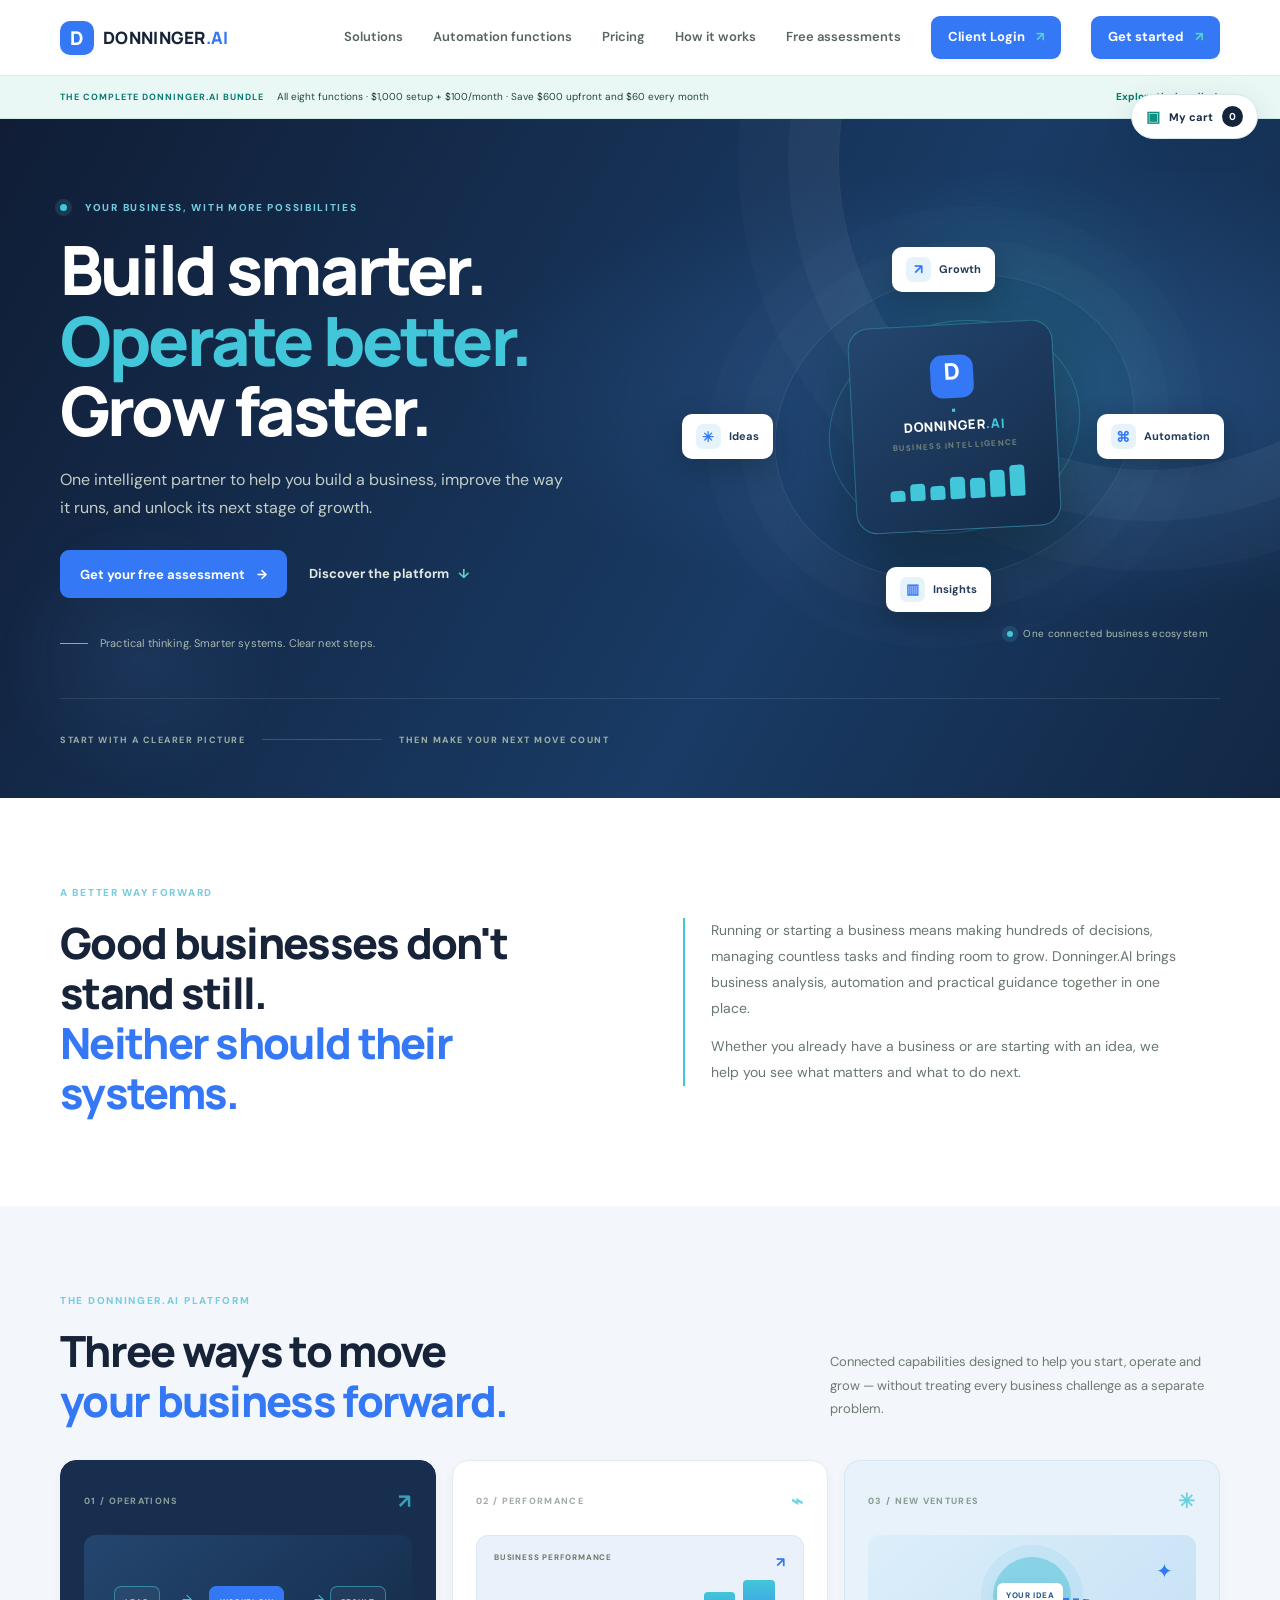
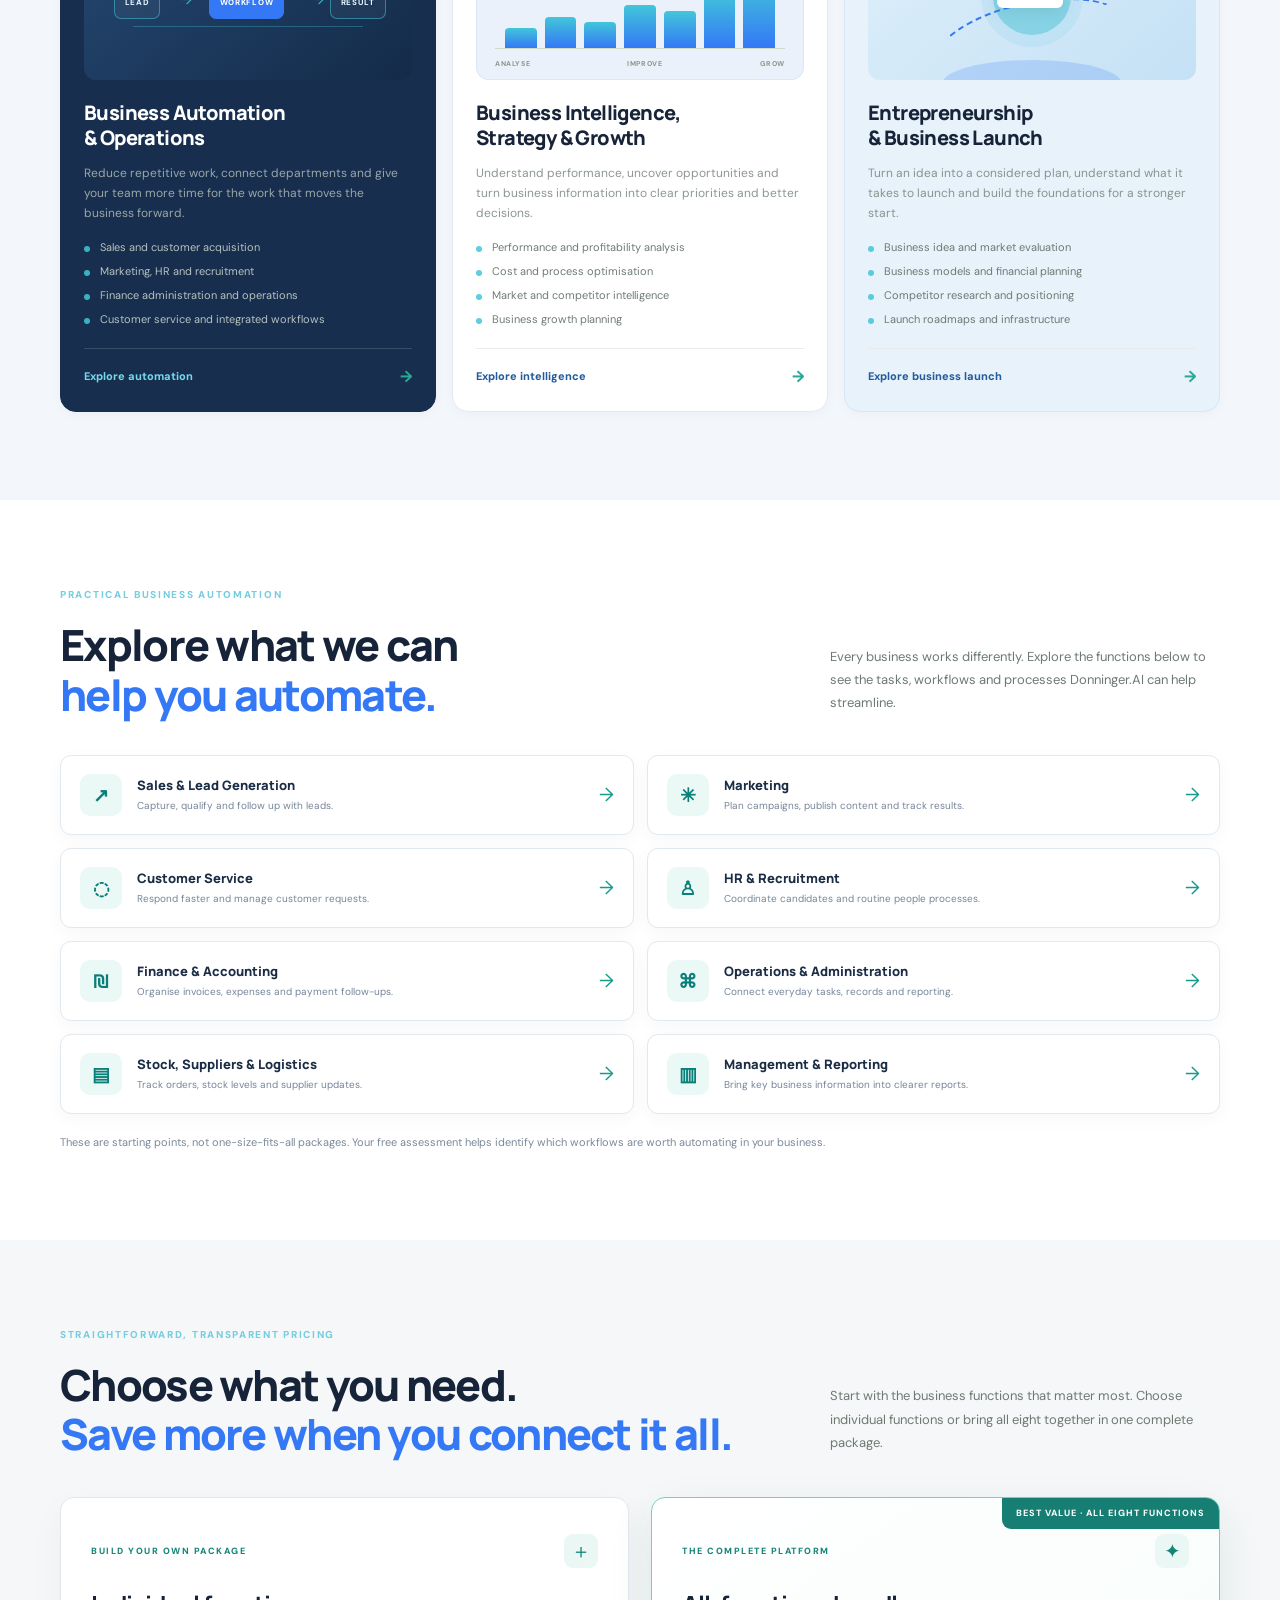
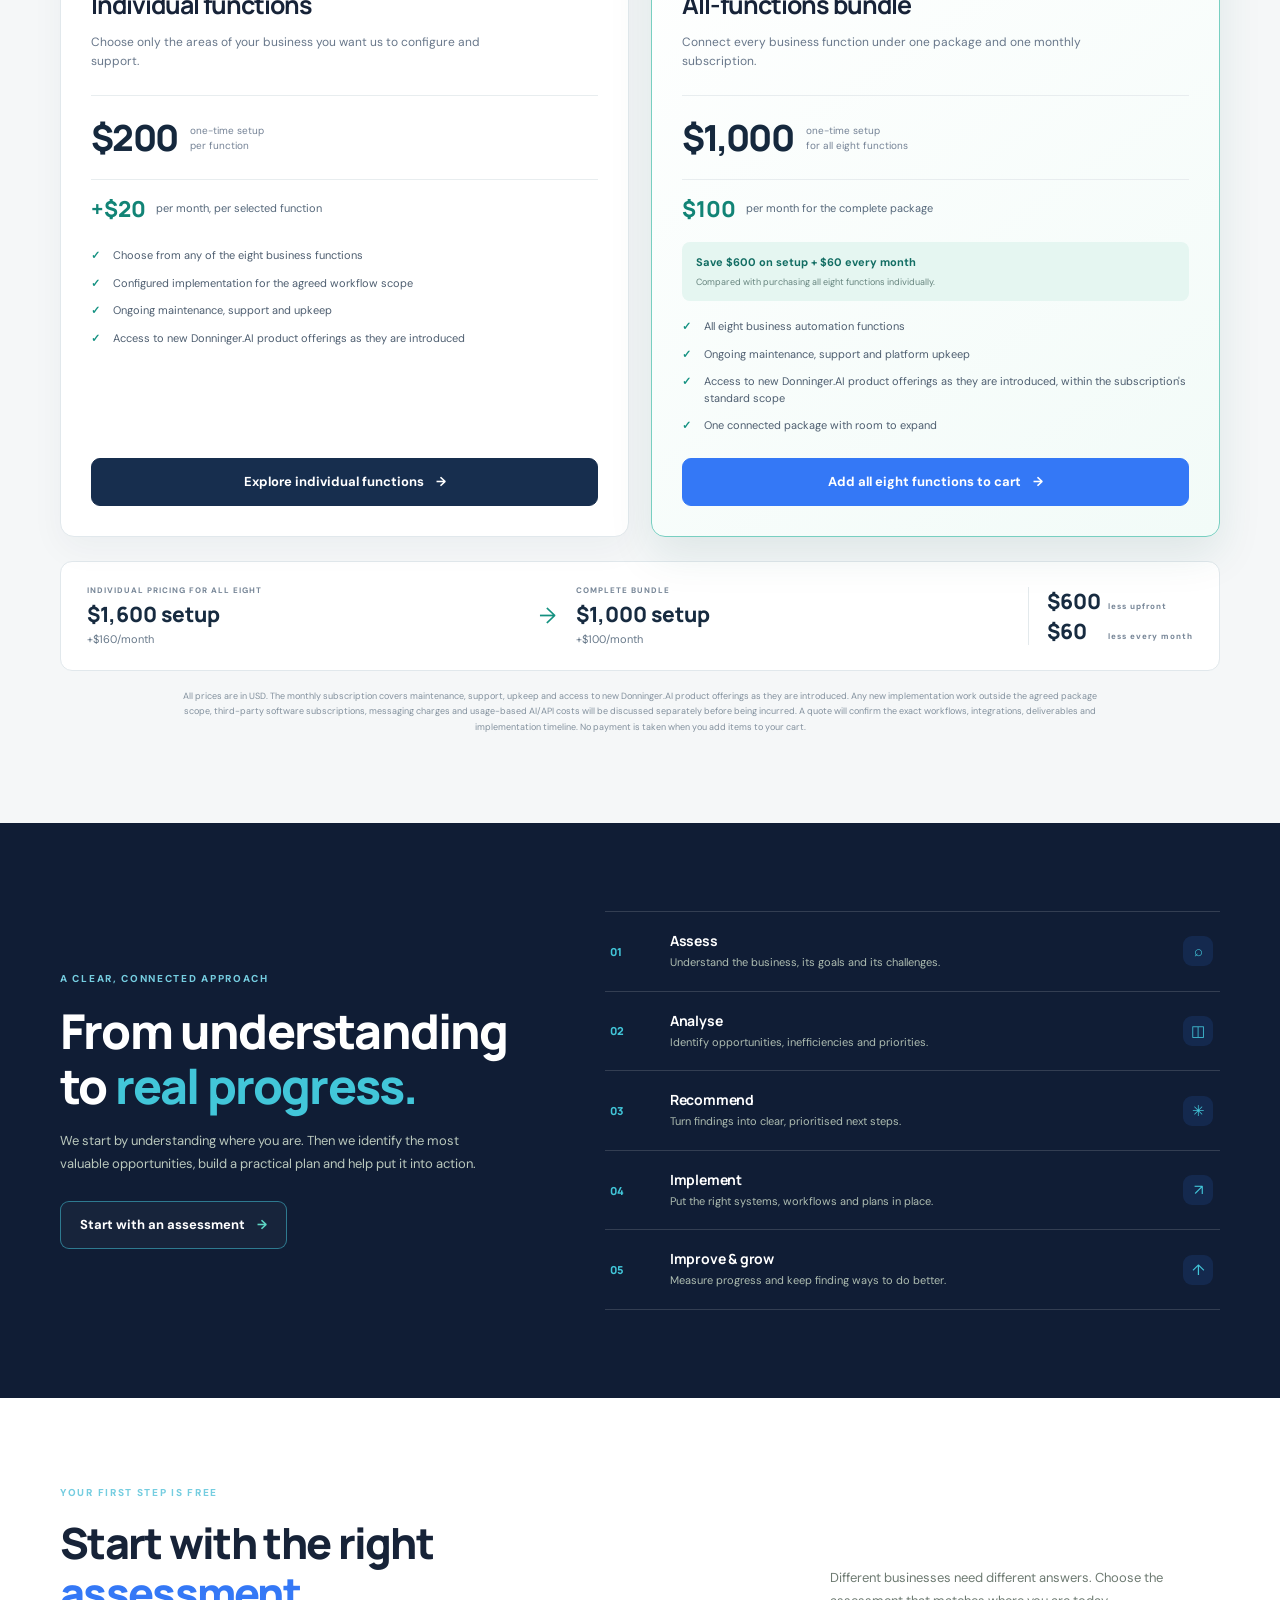
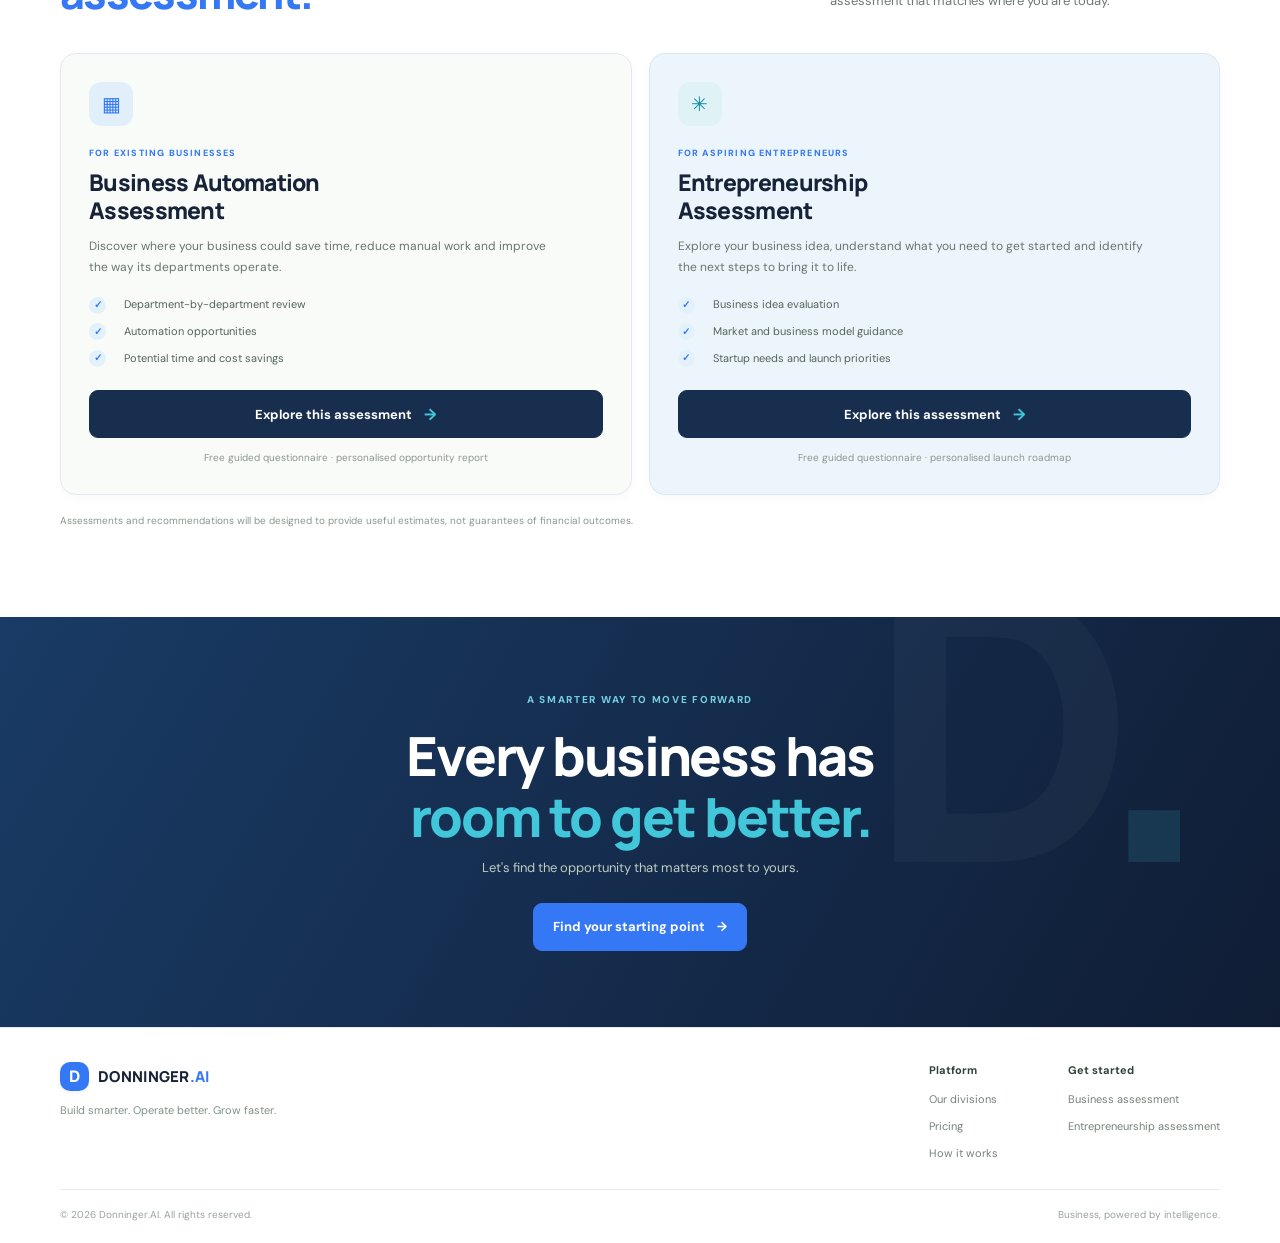
<file: index.html>
<!doctype html>
<html lang="en">
<head>
  <meta charset="utf-8">
  <meta name="viewport" content="width=device-width, initial-scale=1">
  <meta name="theme-color" content="#101d35">
  <meta name="description" content="Donninger.AI helps businesses automate operations, make smarter decisions and grow — and helps entrepreneurs turn ideas into businesses.">
  <title>Donninger.AI — Build smarter. Operate better. Grow faster.</title>
  <link rel="icon" type="image/svg+xml" href="favicon.svg">
  <link rel="stylesheet" href="styles.css">
</head>
<body>
  <header class="site-header">
    <div class="container nav-wrap">
      <a class="brand" href="#home" aria-label="Donninger.AI home"><b>D</b> DONNINGER<span>.AI</span></a>
      <button class="menu-toggle" id="menuToggle" aria-label="Open navigation" aria-expanded="false" aria-controls="primaryNav"><span></span><span></span><span></span></button>
      <nav class="nav" id="primaryNav" aria-label="Main navigation">
        <a href="#solutions">Solutions</a>
        <a href="#automation-functions">Automation functions</a>
        <a href="#pricing">Pricing</a>
        <a href="#how-it-works">How it works</a>
        <a href="#assessments">Free assessments</a>
        <a class="nav-cta" href="portal.html">Client Login <span aria-hidden="true">↗</span></a>
        <a class="nav-cta" href="#assessments">Get started <span aria-hidden="true">↗</span></a>
      </nav>
    </div>
  </header>
  <div class="bundle-promo-strip"><div class="container"><span><strong>THE COMPLETE DONNINGER.AI BUNDLE</strong> All eight functions · $1,000 setup + $100/month · Save $600 upfront and $60 every month</span><a href="#pricing">Explore the bundle →</a></div></div>

  <main>
    <section class="hero dark-section" id="home">
      <div class="hero-glow glow-one"></div><div class="hero-glow glow-two"></div>
      <div class="container hero-grid">
        <div class="hero-copy">
          <div class="eyebrow eyebrow-light"><span class="pulse-dot"></span> YOUR BUSINESS, WITH MORE POSSIBILITIES</div>
          <h1>Build smarter.<br><span>Operate better.</span><br>Grow faster.</h1>
          <p class="hero-lede">One intelligent partner to help you build a business, improve the way it runs, and unlock its next stage of growth.</p>
          <div class="hero-actions">
            <a class="button button-primary" href="#assessments">Get your free assessment <span aria-hidden="true">→</span></a>
            <a class="text-link light-link" href="#solutions">Discover the platform <span aria-hidden="true">↓</span></a>
          </div>
          <div class="hero-proof"><span class="proof-line"></span><span>Practical thinking. Smarter systems. Clear next steps.</span></div>
        </div>
        <div class="hero-visual" aria-label="Illustration of connected business functions">
          <div class="orbit orbit-outer"></div><div class="orbit orbit-inner"></div>
          <div class="orbit-node node-top"><span class="node-icon">↗</span><span>Growth</span></div>
          <div class="orbit-node node-right"><span class="node-icon">⌘</span><span>Automation</span></div>
          <div class="orbit-node node-bottom"><span class="node-icon">▥</span><span>Insights</span></div>
          <div class="orbit-node node-left"><span class="node-icon">✳</span><span>Ideas</span></div>
          <div class="core-card"><div class="core-mark">D<span>.</span></div><strong>DONNINGER<span>.AI</span></strong><small>BUSINESS INTELLIGENCE</small><div class="core-bars"><i></i><i></i><i></i><i></i><i></i><i></i><i></i></div></div>
          <div class="visual-caption"><span class="caption-dot"></span> One connected business ecosystem</div>
        </div>
      </div>
      <div class="container hero-bottom"><span>START WITH A CLEARER PICTURE</span><span class="hero-bottom-rule"></span><span>THEN MAKE YOUR NEXT MOVE COUNT</span></div>
    </section>

    <section class="intro-section section-pad">
      <div class="container intro-grid">
        <div><div class="eyebrow">A BETTER WAY FORWARD</div><h2>Good businesses don't stand still.<br><span>Neither should their systems.</span></h2></div>
        <div class="intro-text"><p>Running or starting a business means making hundreds of decisions, managing countless tasks and finding room to grow. Donninger.AI brings business analysis, automation and practical guidance together in one place.</p><p>Whether you already have a business or are starting with an idea, we help you see what matters and what to do next.</p></div>
      </div>
    </section>

    <section class="solutions-section section-pad" id="solutions">
      <div class="container">
        <div class="section-heading"><div><div class="eyebrow">THE DONNINGER.AI PLATFORM</div><h2>Three ways to move<br><span>your business forward.</span></h2></div><p>Connected capabilities designed to help you start, operate and grow — without treating every business challenge as a separate problem.</p></div>
        <div class="solution-grid">
          <article class="solution-card solution-dark"><div class="card-topline"><span>01 / OPERATIONS</span><span class="card-symbol">↗</span></div><div class="illustration illu-flow"><div class="flow-box fb-one">LEAD</div><div class="flow-arrow">→</div><div class="flow-box fb-two">WORKFLOW</div><div class="flow-arrow">→</div><div class="flow-box fb-three">RESULT</div><div class="flow-line"></div></div><h3>Business Automation<br>& Operations</h3><p>Reduce repetitive work, connect departments and give your team more time for the work that moves the business forward.</p><ul><li>Sales and customer acquisition</li><li>Marketing, HR and recruitment</li><li>Finance administration and operations</li><li>Customer service and integrated workflows</li></ul><a class="card-link" href="#assessments">Explore automation <span>→</span></a></article>
          <article class="solution-card solution-light"><div class="card-topline"><span>02 / PERFORMANCE</span><span class="card-symbol">⌁</span></div><div class="illustration illu-chart"><div class="chart-label">BUSINESS PERFORMANCE <span>↗</span></div><div class="chart-bars"><i style="height:28%"></i><i style="height:42%"></i><i style="height:36%"></i><i style="height:58%"></i><i style="height:51%"></i><i style="height:76%"></i><i style="height:92%"></i></div><div class="chart-axis"><span>ANALYSE</span><span>IMPROVE</span><span>GROW</span></div></div><h3>Business Intelligence,<br>Strategy & Growth</h3><p>Understand performance, uncover opportunities and turn business information into clear priorities and better decisions.</p><ul><li>Performance and profitability analysis</li><li>Cost and process optimisation</li><li>Market and competitor intelligence</li><li>Business growth planning</li></ul><a class="card-link" href="#how-it-works">Explore intelligence <span>→</span></a></article>
          <article class="solution-card solution-teal"><div class="card-topline"><span>03 / NEW VENTURES</span><span class="card-symbol">✳</span></div><div class="illustration illu-launch"><div class="launch-sun"></div><div class="launch-path"></div><div class="launch-flag">YOUR IDEA</div><div class="launch-base"></div><div class="launch-star">✦</div></div><h3>Entrepreneurship<br>& Business Launch</h3><p>Turn an idea into a considered plan, understand what it takes to launch and build the foundations for a stronger start.</p><ul><li>Business idea and market evaluation</li><li>Business models and financial planning</li><li>Competitor research and positioning</li><li>Launch roadmaps and infrastructure</li></ul><a class="card-link" href="#assessments">Explore business launch <span>→</span></a></article>
        </div>
      </div>
    </section>


    <section class="automation-functions-section section-pad" id="automation-functions">
      <div class="container">
        <div class="section-heading"><div><div class="eyebrow">PRACTICAL BUSINESS AUTOMATION</div><h2>Explore what we can<br><span>help you automate.</span></h2></div><p>Every business works differently. Explore the functions below to see the tasks, workflows and processes Donninger.AI can help streamline.</p></div>
        <div class="automation-function-grid">
          <a class="automation-function-button" href="automation.html?function=sales"><span class="automation-function-icon">↗</span><span><strong>Sales & Lead Generation</strong><small>Capture, qualify and follow up with leads.</small></span><span class="automation-function-arrow">→</span></a>
          <a class="automation-function-button" href="automation.html?function=marketing"><span class="automation-function-icon">✳</span><span><strong>Marketing</strong><small>Plan campaigns, publish content and track results.</small></span><span class="automation-function-arrow">→</span></a>
          <a class="automation-function-button" href="automation.html?function=customer-service"><span class="automation-function-icon">◌</span><span><strong>Customer Service</strong><small>Respond faster and manage customer requests.</small></span><span class="automation-function-arrow">→</span></a>
          <a class="automation-function-button" href="automation.html?function=hr-recruitment"><span class="automation-function-icon">♙</span><span><strong>HR & Recruitment</strong><small>Coordinate candidates and routine people processes.</small></span><span class="automation-function-arrow">→</span></a>
          <a class="automation-function-button" href="automation.html?function=finance"><span class="automation-function-icon">₪</span><span><strong>Finance & Accounting</strong><small>Organise invoices, expenses and payment follow-ups.</small></span><span class="automation-function-arrow">→</span></a>
          <a class="automation-function-button" href="automation.html?function=operations"><span class="automation-function-icon">⌘</span><span><strong>Operations & Administration</strong><small>Connect everyday tasks, records and reporting.</small></span><span class="automation-function-arrow">→</span></a>
          <a class="automation-function-button" href="automation.html?function=stock-logistics"><span class="automation-function-icon">▤</span><span><strong>Stock, Suppliers & Logistics</strong><small>Track orders, stock levels and supplier updates.</small></span><span class="automation-function-arrow">→</span></a>
          <a class="automation-function-button" href="automation.html?function=management"><span class="automation-function-icon">▥</span><span><strong>Management & Reporting</strong><small>Bring key business information into clearer reports.</small></span><span class="automation-function-arrow">→</span></a>
        </div>
        <p class="automation-functions-note">These are starting points, not one-size-fits-all packages. Your free assessment helps identify which workflows are worth automating in your business.</p>
      </div>
    </section>


    <section class="pricing-section section-pad" id="pricing">
      <div class="container">
        <div class="section-heading pricing-heading">
          <div><div class="eyebrow">STRAIGHTFORWARD, TRANSPARENT PRICING</div><h2>Choose what you need.<br><span>Save more when you connect it all.</span></h2></div>
          <p>Start with the business functions that matter most. Choose individual functions or bring all eight together in one complete package.</p>
        </div>
        <div class="pricing-layout">
          <article class="pricing-card pricing-individual">
            <div class="pricing-card-top"><span class="pricing-kicker">BUILD YOUR OWN PACKAGE</span><span class="pricing-icon">＋</span></div>
            <h3>Individual functions</h3>
            <p class="pricing-description">Choose only the areas of your business you want us to configure and support.</p>
            <div class="pricing-amount"><strong>$200</strong><span>one-time setup<br>per function</span></div>
            <div class="pricing-monthly"><strong>+$20</strong><span>per month, per selected function</span></div>
            <ul class="pricing-includes">
              <li>Choose from any of the eight business functions</li>
              <li>Configured implementation for the agreed workflow scope</li>
              <li>Ongoing maintenance, support and upkeep</li>
              <li>Access to new Donninger.AI product offerings as they are introduced</li>
            </ul>
            <a class="button button-dark pricing-button" href="#automation-functions">Explore individual functions <span>→</span></a>
          </article>
          <article class="pricing-card pricing-complete">
            <div class="pricing-best-value">BEST VALUE · ALL EIGHT FUNCTIONS</div>
            <div class="pricing-card-top"><span class="pricing-kicker">THE COMPLETE PLATFORM</span><span class="pricing-icon">✦</span></div>
            <h3>All-functions bundle</h3>
            <p class="pricing-description">Connect every business function under one package and one monthly subscription.</p>
            <div class="pricing-amount"><strong>$1,000</strong><span>one-time setup<br>for all eight functions</span></div>
            <div class="pricing-monthly"><strong>$100</strong><span>per month for the complete package</span></div>
            <div class="pricing-savings"><strong>Save $600 on setup + $60 every month</strong><span>Compared with purchasing all eight functions individually.</span></div>
            <ul class="pricing-includes">
              <li>All eight business automation functions</li>
              <li>Ongoing maintenance, support and platform upkeep</li>
              <li>Access to new Donninger.AI product offerings as they are introduced, within the subscription's standard scope</li>
              <li>One connected package with room to expand</li>
            </ul>
            <button class="button button-primary pricing-button" type="button" data-cart-add-all>Add all eight functions to cart <span>→</span></button>
          </article>
        </div>
        <div class="pricing-comparison">
          <div><span>INDIVIDUAL PRICING FOR ALL EIGHT</span><strong>$1,600 setup</strong><small>+$160/month</small></div>
          <div class="pricing-comparison-arrow">→</div>
          <div><span>COMPLETE BUNDLE</span><strong>$1,000 setup</strong><small>+$100/month</small></div>
          <div class="pricing-comparison-saving"><strong>$600</strong><span>less upfront</span><strong>$60</strong><span>less every month</span></div>
        </div>
        <p class="pricing-fineprint">All prices are in USD. The monthly subscription covers maintenance, support, upkeep and access to new Donninger.AI product offerings as they are introduced. Any new implementation work outside the agreed package scope, third-party software subscriptions, messaging charges and usage-based AI/API costs will be discussed separately before being incurred. A quote will confirm the exact workflows, integrations, deliverables and implementation timeline. No payment is taken when you add items to your cart.</p>
      </div>
    </section>

    <section class="approach-section section-pad" id="how-it-works">
      <div class="container approach-grid">
        <div class="approach-copy"><div class="eyebrow eyebrow-light">A CLEAR, CONNECTED APPROACH</div><h2>From understanding<br>to <span>real progress.</span></h2><p>We start by understanding where you are. Then we identify the most valuable opportunities, build a practical plan and help put it into action.</p><a class="button button-outline" href="#assessments">Start with an assessment <span>→</span></a></div>
        <div class="steps-list">
          <div class="step-row"><span class="step-number">01</span><div><strong>Assess</strong><small>Understand the business, its goals and its challenges.</small></div><span class="step-mark">⌕</span></div>
          <div class="step-row"><span class="step-number">02</span><div><strong>Analyse</strong><small>Identify opportunities, inefficiencies and priorities.</small></div><span class="step-mark">◫</span></div>
          <div class="step-row"><span class="step-number">03</span><div><strong>Recommend</strong><small>Turn findings into clear, prioritised next steps.</small></div><span class="step-mark">✳</span></div>
          <div class="step-row"><span class="step-number">04</span><div><strong>Implement</strong><small>Put the right systems, workflows and plans in place.</small></div><span class="step-mark">↗</span></div>
          <div class="step-row"><span class="step-number">05</span><div><strong>Improve & grow</strong><small>Measure progress and keep finding ways to do better.</small></div><span class="step-mark">↑</span></div>
        </div>
      </div>
    </section>

    <section class="assessment-section section-pad" id="assessments">
      <div class="container">
        <div class="assessment-heading"><div><div class="eyebrow">YOUR FIRST STEP IS FREE</div><h2>Start with the right<br><span>assessment.</span></h2></div><p>Different businesses need different answers. Choose the assessment that matches where you are today.</p></div>
        <div class="assessment-grid">
          <article class="assessment-card"><div class="assessment-icon icon-business">▦</div><div class="assessment-tag">FOR EXISTING BUSINESSES</div><h3>Business Automation<br>Assessment</h3><p>Discover where your business could save time, reduce manual work and improve the way its departments operate.</p><div class="assessment-includes"><span>Department-by-department review</span><span>Automation opportunities</span><span>Potential time and cost savings</span></div><button class="button button-dark assessment-button" data-assessment="Business Automation Assessment">Explore this assessment <span>→</span></button><div class="build-note">Free guided questionnaire · personalised opportunity report</div></article>
          <article class="assessment-card assessment-card-accent"><div class="assessment-icon icon-founder">✳</div><div class="assessment-tag">FOR ASPIRING ENTREPRENEURS</div><h3>Entrepreneurship<br>Assessment</h3><p>Explore your business idea, understand what you need to get started and identify the next steps to bring it to life.</p><div class="assessment-includes"><span>Business idea evaluation</span><span>Market and business model guidance</span><span>Startup needs and launch priorities</span></div><button class="button button-dark assessment-button" data-assessment="Entrepreneurship Assessment">Explore this assessment <span>→</span></button><div class="build-note">Free guided questionnaire · personalised launch roadmap</div></article>
        </div>
        <p class="assessment-footnote">Assessments and recommendations will be designed to provide useful estimates, not guarantees of financial outcomes.</p>
      </div>
    </section>

    <section class="closing-section dark-section">
      <div class="container closing-inner"><div class="eyebrow eyebrow-light">A SMARTER WAY TO MOVE FORWARD</div><h2>Every business has<br><span>room to get better.</span></h2><p>Let's find the opportunity that matters most to yours.</p><a class="button button-primary" href="#assessments">Find your starting point <span>→</span></a></div>
      <div class="closing-decoration">D<span>.</span></div>
    </section>
  </main>

  <footer class="site-footer">
    <div class="container footer-main"><div><a class="brand footer-brand" href="#home"><b>D</b> DONNINGER<span>.AI</span></a><p>Build smarter. Operate better. Grow faster.</p></div><div class="footer-links"><div><strong>Platform</strong><a href="#solutions">Our divisions</a><a href="#pricing">Pricing</a><a href="#how-it-works">How it works</a></div><div><strong>Get started</strong><a href="#assessments">Business assessment</a><a href="#assessments">Entrepreneurship assessment</a></div></div></div>
    <div class="container footer-bottom"><span>© <span id="year"></span> Donninger.AI. All rights reserved.</span><span>Business, powered by intelligence.</span></div>
  </footer>

  <div class="assessment-modal" id="assessmentModal" aria-hidden="true">
    <div class="assessment-dialog" role="dialog" aria-modal="true" aria-labelledby="assessmentTitle">
      <div class="assessment-modal-top">
        <a class="brand" href="#home"><b>D</b> DONNINGER<span>.AI</span></a>
        <button class="assessment-close" id="assessmentClose" type="button" aria-label="Close assessment">×</button>
      </div>
      <div class="assessment-content" id="assessmentContent"></div>
    </div>
  </div>
  <div class="toast" id="toast" role="status" aria-live="polite"></div>
  <script src="script.js"></script>
  <script src="cart.js"></script>
</body>
</html>
</file>
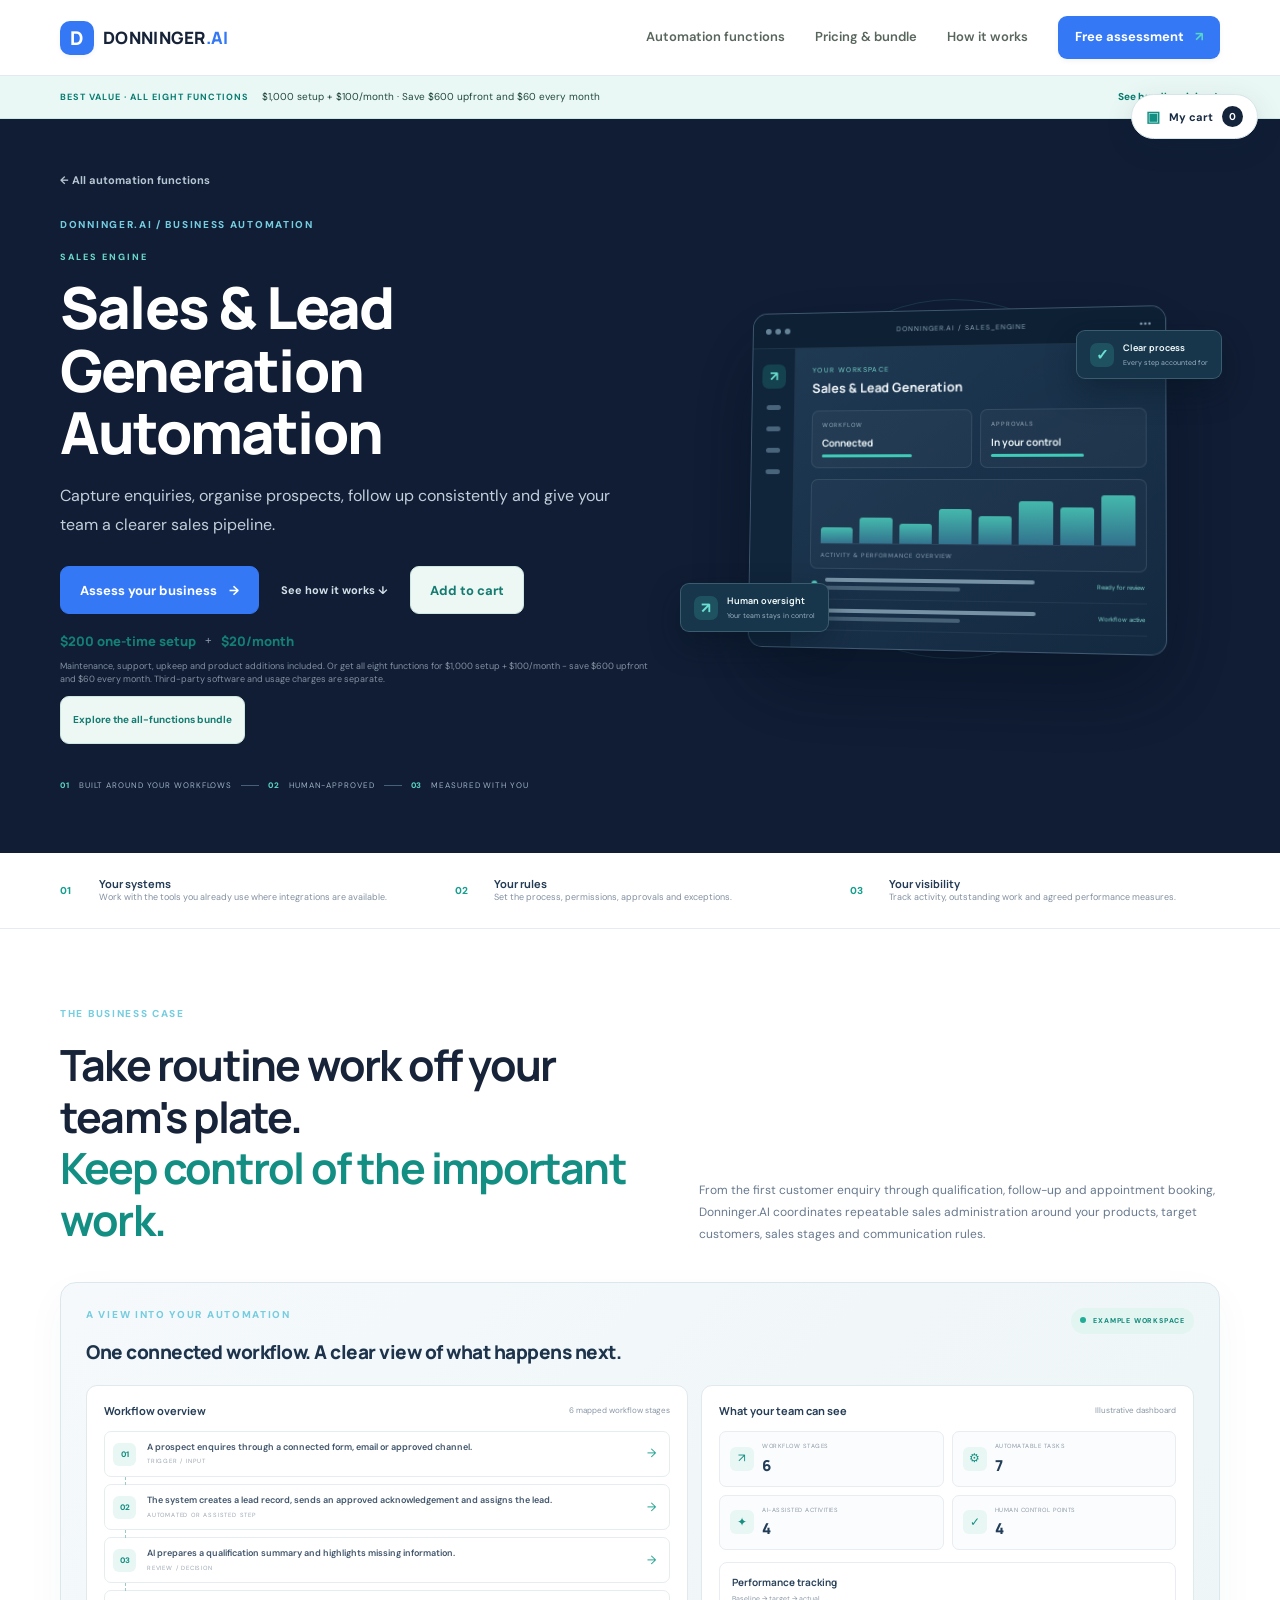
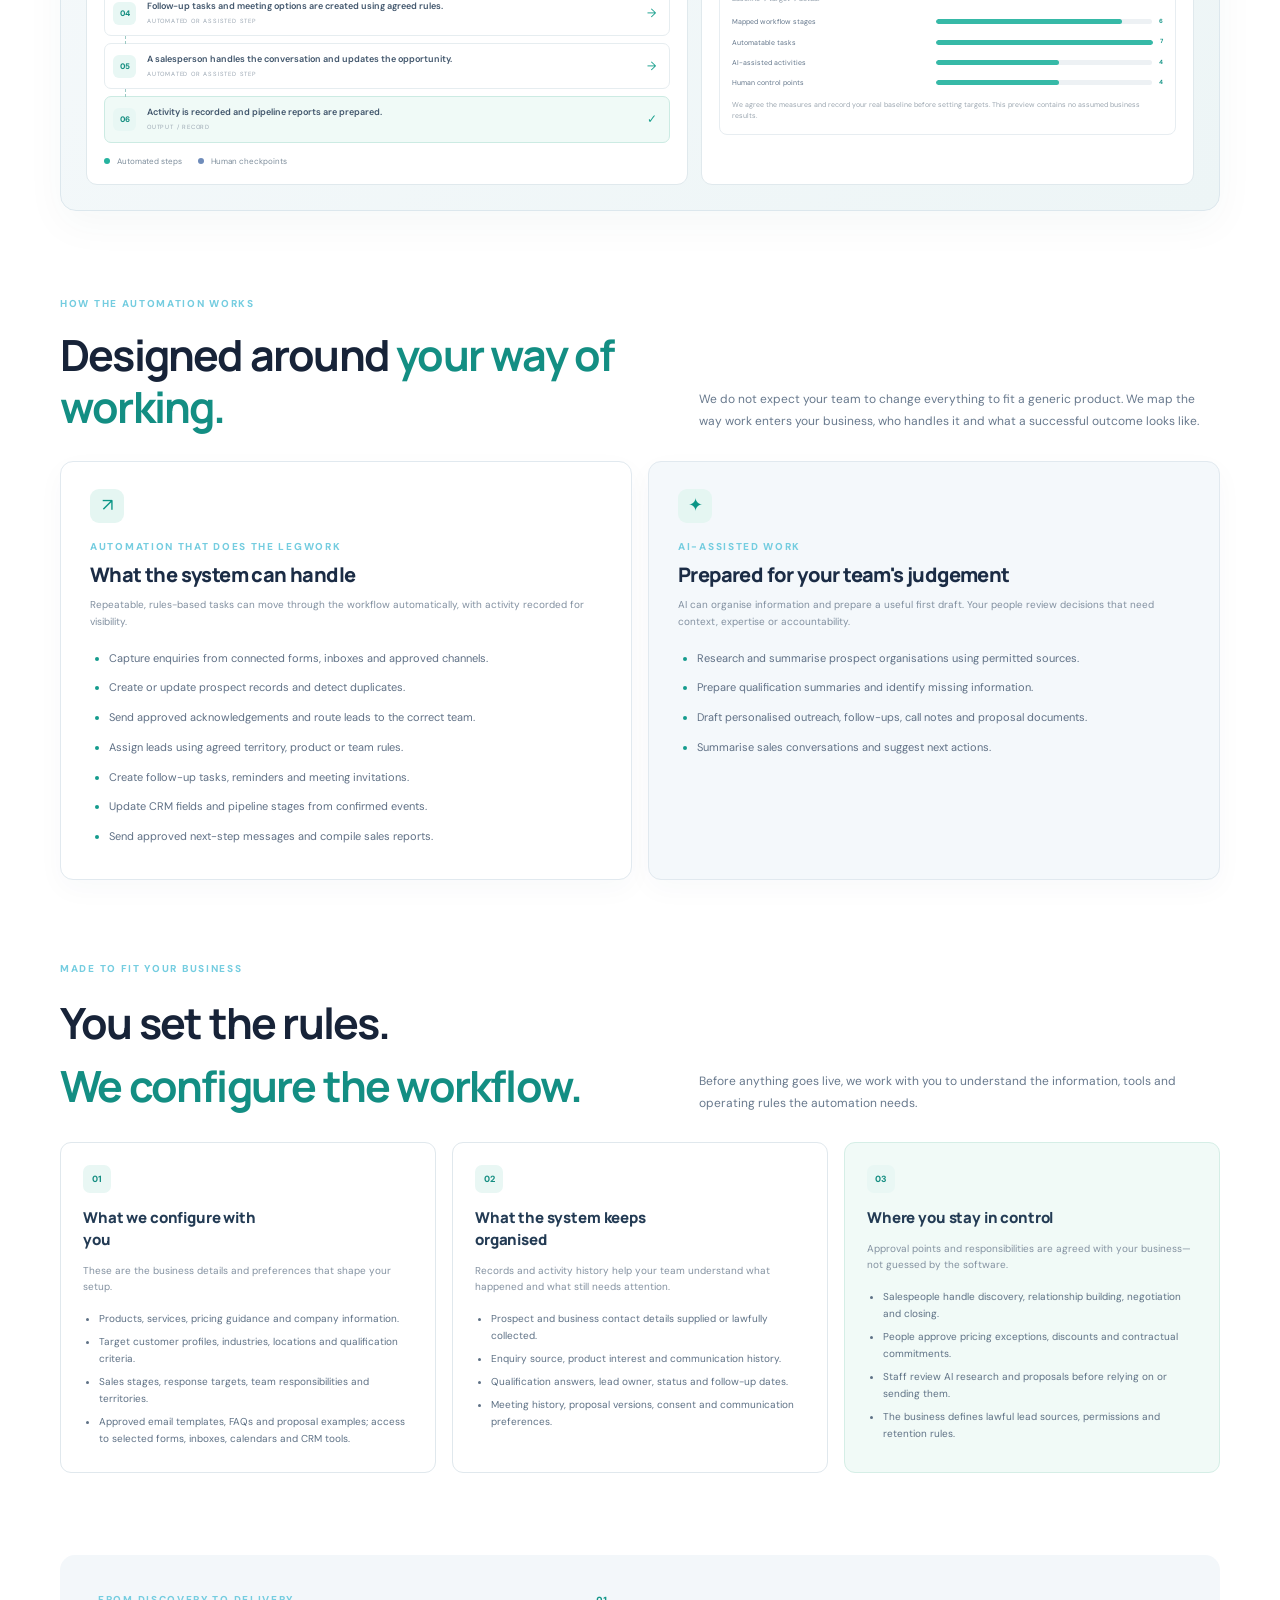
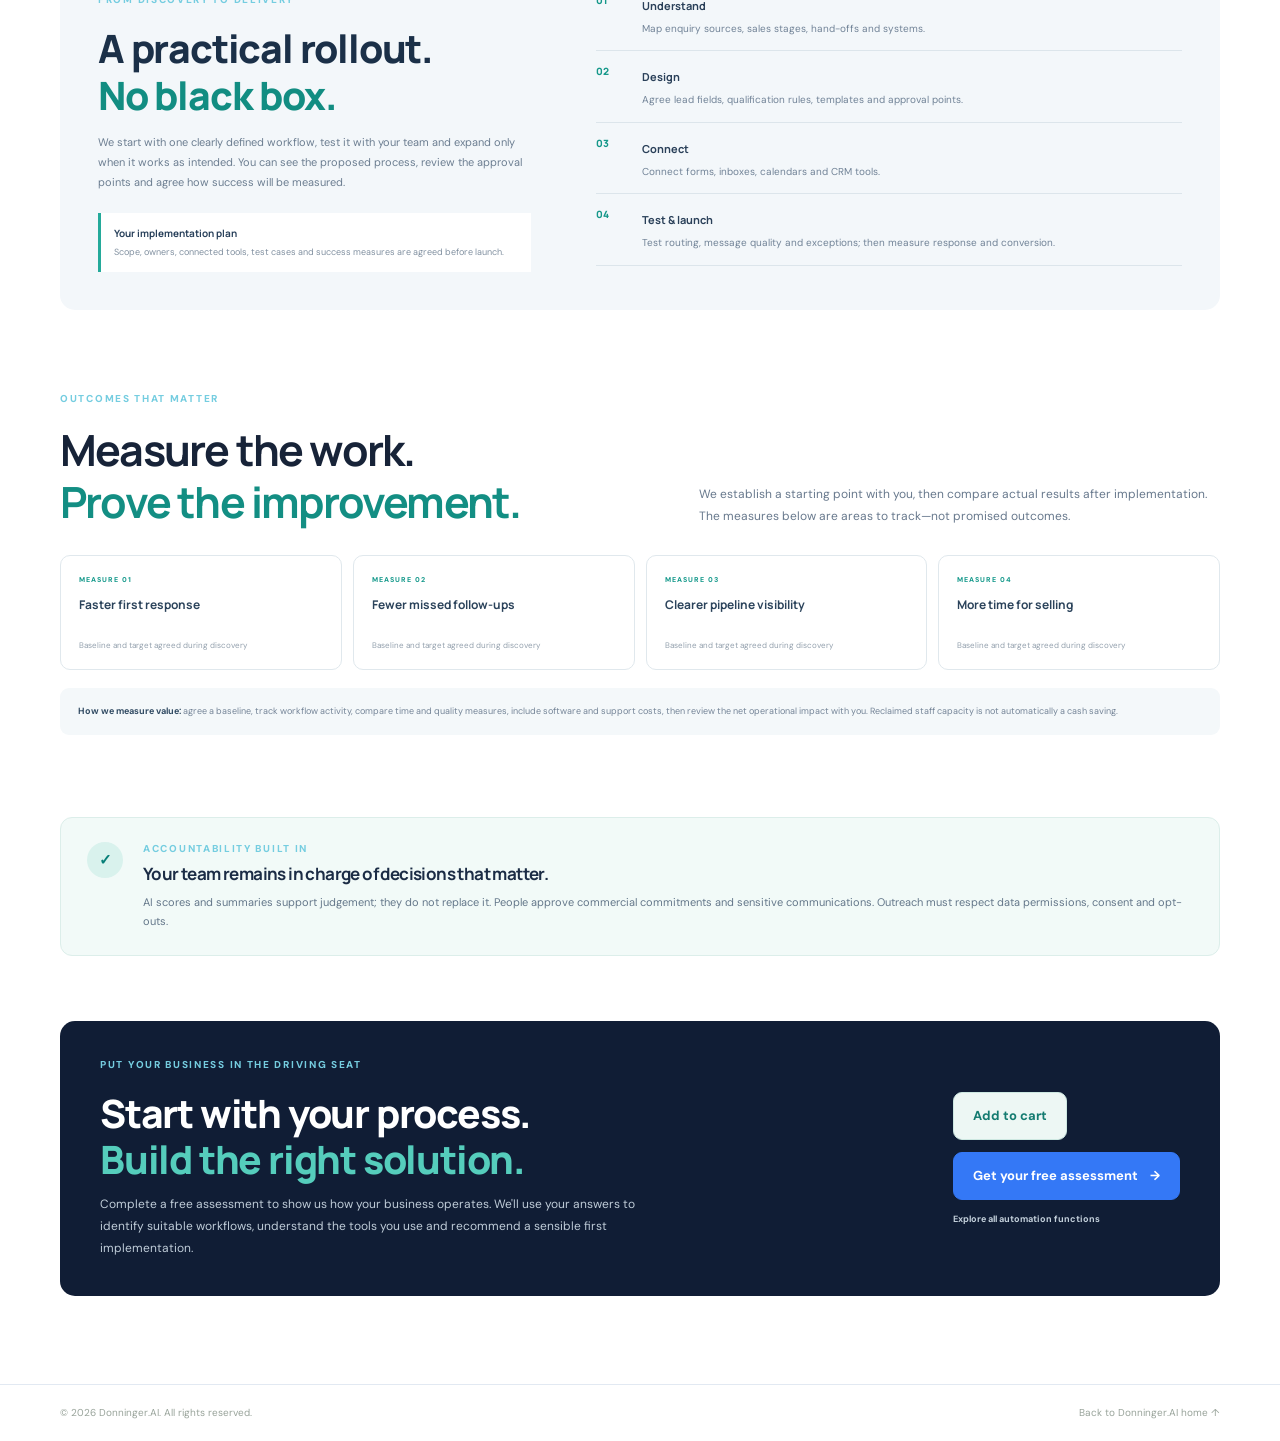
<file: automation.html>
<!doctype html>
<html lang="en">
<head>
  <meta charset="utf-8">
  <meta name="viewport" content="width=device-width, initial-scale=1">
  <meta name="theme-color" content="#101b2c">
  <meta name="description" content="Explore how Donninger.AI designs practical, human-supervised automation around your business workflows.">
  <title>Business Automation — Donninger.AI</title>
  <link rel="icon" type="image/svg+xml" href="favicon.svg">
  <link rel="preconnect" href="https://fonts.googleapis.com">
  <link rel="preconnect" href="https://fonts.gstatic.com" crossorigin>
  <link href="https://fonts.googleapis.com/css2?family=DM+Sans:wght@400;500;600;700&family=Manrope:wght@400;500;600;700;800&display=swap" rel="stylesheet">
  <link rel="stylesheet" href="styles.css">
</head>
<body class="function-page">
  <header class="site-header">
    <div class="container nav-wrap">
      <a class="brand" href="index.html#home" aria-label="Donninger.AI home"><b>D</b> DONNINGER<span>.AI</span></a>
      <button class="menu-toggle" id="functionMenuToggle" type="button" aria-label="Open navigation" aria-expanded="false"><span></span><span></span><span></span></button>
      <nav class="nav" aria-label="Main navigation">
        <a href="index.html#automation-functions">Automation functions</a>
        <a href="index.html#pricing">Pricing & bundle</a>
        <a href="index.html#how-it-works">How it works</a>
        <a class="nav-cta" href="index.html#assessments">Free assessment <span aria-hidden="true">↗</span></a>
      </nav>
    </div>
  </header>
  <div class="bundle-promo-strip"><div class="container"><span><strong>BEST VALUE · ALL EIGHT FUNCTIONS</strong> $1,000 setup + $100/month · Save $600 upfront and $60 every month</span><a href="index.html#pricing">See bundle pricing →</a></div></div>
  <main id="functionContent">
    <section class="function-hero dark-section">
      <div class="container function-hero-layout">
        <div class="function-hero-copy">
          <a class="function-back" href="index.html#automation-functions">← All automation functions</a>
          <div class="eyebrow eyebrow-light">DONNINGER.AI / BUSINESS AUTOMATION</div>
          <div class="function-hero-label" id="functionLabel">YOUR BUSINESS, BETTER CONNECTED</div>
          <h1 id="functionTitle">Business function automation</h1>
          <p class="function-lede" id="functionIntro">Practical automation designed around the way your business works.</p>
          <div class="function-hero-actions">
            <a class="button button-primary" href="index.html#assessments">Assess your business <span>→</span></a>
            <a class="function-secondary-link" href="#how-it-works">See how it works ↓</a>
          </div>
          <div class="function-hero-proof"><span>01</span> BUILT AROUND YOUR WORKFLOWS <i></i><span>02</span> HUMAN-APPROVED <i></i><span>03</span> MEASURED WITH YOU</div>
        </div>
        <div class="function-hero-art" id="functionHeroArt" aria-label="Illustration of a connected business automation workspace"></div>
      </div>
    </section>

    <section class="function-trust-strip">
      <div class="container function-trust-grid">
        <div><span>01</span><strong>Your systems</strong><small>Work with the tools you already use where integrations are available.</small></div>
        <div><span>02</span><strong>Your rules</strong><small>Set the process, permissions, approvals and exceptions.</small></div>
        <div><span>03</span><strong>Your visibility</strong><small>Track activity, outstanding work and agreed performance measures.</small></div>
      </div>
    </section>

    <section class="section-pad function-main-section">
      <div class="container">
        <div class="function-section-heading">
          <div><div class="eyebrow">THE BUSINESS CASE</div><h2>Take routine work off your team's plate.<br><span>Keep control of the important work.</span></h2></div>
          <p id="functionOverview" class="function-body-copy"></p>
        </div>

        <section class="function-workspace" aria-labelledby="workspaceTitle">
          <div class="function-workspace-top">
            <div><div class="eyebrow">A VIEW INTO YOUR AUTOMATION</div><h3 id="workspaceTitle">One connected workflow. A clear view of what happens next.</h3></div>
            <span class="function-live-tag"><i></i> EXAMPLE WORKSPACE</span>
          </div>
          <div class="function-workspace-grid">
            <div class="function-workflow-panel">
              <div class="function-panel-heading"><strong>Workflow overview</strong><small id="workflowCount">Configured around your process</small></div>
              <div id="functionWorkflowDiagram" class="function-workflow-diagram"></div>
              <div class="function-workflow-foot"><span><i class="flow-dot flow-auto"></i> Automated steps</span><span><i class="flow-dot flow-human"></i> Human checkpoints</span></div>
            </div>
            <div class="function-insight-panel">
              <div class="function-panel-heading"><strong>What your team can see</strong><small>Illustrative dashboard</small></div>
              <div id="functionInsightCards" class="function-insight-cards"></div>
              <div class="function-mini-chart">
                <div class="function-mini-chart-head"><strong>Performance tracking</strong><span>Baseline → target → actual</span></div>
                <div class="function-chart-bars" id="functionChartBars"></div>
                <p>We agree the measures and record your real baseline before setting targets. This preview contains no assumed business results.</p>
              </div>
            </div>
          </div>
        </section>

        <section class="function-process-section" id="how-it-works">
          <div class="function-section-heading compact">
            <div><div class="eyebrow">HOW THE AUTOMATION WORKS</div><h2>Designed around <span>your way of working.</span></h2></div>
            <p>We do not expect your team to change everything to fit a generic product. We map the way work enters your business, who handles it and what a successful outcome looks like.</p>
          </div>
          <div class="function-detail-grid">
            <article class="function-detail-card">
              <div class="function-card-icon">↗</div><div class="eyebrow">AUTOMATION THAT DOES THE LEGWORK</div><h3>What the system can handle</h3>
              <p>Repeatable, rules-based tasks can move through the workflow automatically, with activity recorded for visibility.</p>
              <ul id="functionTasks"></ul>
            </article>
            <article class="function-detail-card function-detail-card-tint">
              <div class="function-card-icon">✦</div><div class="eyebrow">AI-ASSISTED WORK</div><h3>Prepared for your team's judgement</h3>
              <p>AI can organise information and prepare a useful first draft. Your people review decisions that need context, expertise or accountability.</p>
              <ul id="functionAssisted"></ul>
            </article>
          </div>
        </section>

        <section class="function-fit-section">
          <div class="function-section-heading compact">
            <div><div class="eyebrow">MADE TO FIT YOUR BUSINESS</div><h2>You set the rules.<br><span>We configure the workflow.</span></h2></div>
            <p>Before anything goes live, we work with you to understand the information, tools and operating rules the automation needs.</p>
          </div>
          <div class="function-fit-grid">
            <article class="function-fit-card"><span class="function-fit-number">01</span><h3>What we configure with you</h3><p>These are the business details and preferences that shape your setup.</p><ul id="functionInputs"></ul></article>
            <article class="function-fit-card"><span class="function-fit-number">02</span><h3>What the system keeps organised</h3><p>Records and activity history help your team understand what happened and what still needs attention.</p><ul id="functionRecords"></ul></article>
            <article class="function-fit-card function-fit-control"><span class="function-fit-number">03</span><h3>Where you stay in control</h3><p>Approval points and responsibilities are agreed with your business—not guessed by the software.</p><ul id="functionHuman"></ul></article>
          </div>
        </section>

        <section class="function-implementation">
          <div class="function-implementation-copy"><div class="eyebrow">FROM DISCOVERY TO DELIVERY</div><h2>A practical rollout.<br><span>No black box.</span></h2><p>We start with one clearly defined workflow, test it with your team and expand only when it works as intended. You can see the proposed process, review the approval points and agree how success will be measured.</p><div class="function-implementation-note"><strong>Your implementation plan</strong><span>Scope, owners, connected tools, test cases and success measures are agreed before launch.</span></div></div>
          <div class="function-implementation-steps" id="functionMethod"></div>
        </section>

        <section class="function-measure-section">
          <div class="function-section-heading compact">
            <div><div class="eyebrow">OUTCOMES THAT MATTER</div><h2>Measure the work.<br><span>Prove the improvement.</span></h2></div>
            <p>We establish a starting point with you, then compare actual results after implementation. The measures below are areas to track—not promised outcomes.</p>
          </div>
          <div class="function-outcome-grid" id="functionOutcomes"></div>
          <div class="function-measure-note"><strong>How we measure value:</strong> agree a baseline, track workflow activity, compare time and quality measures, include software and support costs, then review the net operational impact with you. Reclaimed staff capacity is not automatically a cash saving.</div>
        </section>

        <section class="function-oversight">
          <div class="function-oversight-mark">✓</div>
          <div><div class="eyebrow">ACCOUNTABILITY BUILT IN</div><h3>Your team remains in charge of decisions that matter.</h3><p id="functionOversight"></p></div>
        </section>

        <section class="function-cta dark-section">
          <div><div class="eyebrow eyebrow-light">PUT YOUR BUSINESS IN THE DRIVING SEAT</div><h2>Start with your process.<br><span>Build the right solution.</span></h2><p>Complete a free assessment to show us how your business operates. We'll use your answers to identify suitable workflows, understand the tools you use and recommend a sensible first implementation.</p></div>
          <div class="function-cta-actions"><a class="button button-primary" href="index.html#assessments">Get your free assessment <span>→</span></a><a href="index.html#automation-functions" class="function-cta-back">Explore all automation functions</a></div>
        </section>
      </div>
    </section>
  </main>
  <footer class="site-footer"><div class="container footer-bottom"><span>© <span id="year"></span> Donninger.AI. All rights reserved.</span><a href="index.html">Back to Donninger.AI home ↑</a></div></footer>
  <script src="automation.js"></script>
  <script src="cart.js"></script>
</body>
</html>
</file>
<file: styles.css>
@import url('https://fonts.googleapis.com/css2?family=DM+Sans:wght@400;500;600;700&family=Manrope:wght@400;500;600;700;800&display=swap');
:root{--navy:#101b2c;--navy2:#17263b;--ink:#172338;--muted:#657286;--teal:#24b6a2;--teal-dark:#087f78;--paper:#f5f7f8;--line:#e2e8eb;--white:#fff;--font:'DM Sans',Arial,sans-serif;--display:'Manrope','DM Sans',Arial,sans-serif}*{box-sizing:border-box}html{scroll-behavior:smooth;scroll-padding-top:84px}body{margin:0;background:#fff;color:var(--ink);font-family:var(--font);line-height:1.6;-webkit-font-smoothing:antialiased}a{color:inherit;text-decoration:none}button{font:inherit}.container{width:min(1160px,calc(100% - 48px));margin:0 auto}.site-header{height:78px;background:#fff;display:flex;align-items:center;position:sticky;top:0;z-index:20;border-bottom:1px solid rgba(16,27,44,.07)}.nav-wrap{display:flex;align-items:center;justify-content:space-between}.brand{font-family:var(--display);font-weight:800;font-size:21px;letter-spacing:-1.1px;color:var(--navy)}.brand span{color:var(--teal-dark)}.nav{display:flex;align-items:center;gap:34px;font-size:13px;font-weight:600;color:#536174}.nav a:not(.nav-cta):hover,.footer-links a:hover{color:var(--teal-dark)}.nav-cta{background:var(--navy);color:white;padding:11px 17px;border-radius:7px}.nav-cta span{color:#55d7c4;margin-left:8px}.menu-toggle{display:none;background:none;border:0;padding:8px}.menu-toggle span{display:block;width:22px;height:2px;background:var(--navy);margin:5px}.dark-section{background:var(--navy);color:white;position:relative;overflow:hidden}.hero{padding:92px 0 0;min-height:620px}.hero-grid{display:grid;grid-template-columns:1.05fr .95fr;align-items:center;gap:40px;position:relative;z-index:1}.eyebrow{font-size:10px;letter-spacing:1.7px;font-weight:700;color:var(--teal-dark);margin-bottom:19px}.eyebrow-light{color:#65d9c8}.pulse-dot,.caption-dot{display:inline-block;width:7px;height:7px;background:#45d1bd;border-radius:50%;margin-right:9px;box-shadow:0 0 0 4px rgba(69,209,189,.12)}h1,h2,h3,p{margin-top:0}h1,h2,h3{font-family:var(--display);letter-spacing:-1.8px}h1{font-size:clamp(43px,5.3vw,68px);line-height:1.08;margin-bottom:23px;font-weight:800}h1 span,h2 span{color:#55cdbc}.hero-lede{font-size:16px;line-height:1.8;color:#c3ccd8;max-width:510px;margin-bottom:31px}.hero-actions{display:flex;align-items:center;gap:25px;flex-wrap:wrap}.button{border:0;border-radius:7px;display:inline-flex;align-items:center;justify-content:center;gap:17px;padding:14px 19px;font-weight:700;font-size:13px;cursor:pointer;transition:transform .2s,background .2s}.button:hover{transform:translateY(-2px)}.button-primary{background:#45cbb8;color:#0e2330}.button-primary:hover{background:#6cddce}.text-link{font-size:12px;font-weight:700}.light-link{color:#e3e9ef}.light-link span{color:#58d4c2;margin-left:6px}.hero-proof{display:flex;align-items:center;gap:12px;color:#94a3b5;font-size:10px;margin-top:47px}.proof-line{width:30px;height:1px;background:#3e566d}.hero-visual{height:420px;position:relative;display:flex;align-items:center;justify-content:center}.hero-glow{position:absolute;border-radius:50%;filter:blur(2px);pointer-events:none}.glow-one{width:400px;height:400px;background:radial-gradient(circle,rgba(37,182,162,.15),transparent 68%);right:5%;top:5%}.glow-two{width:280px;height:280px;background:radial-gradient(circle,rgba(67,111,168,.17),transparent 70%);left:0;bottom:0}.orbit{position:absolute;border:1px solid rgba(132,170,191,.2);border-radius:50%}.orbit-outer{width:365px;height:365px}.orbit-inner{width:245px;height:245px;border-style:dashed;border-color:rgba(91,204,187,.32)}.core-card{position:relative;width:190px;height:190px;border:1px solid rgba(119,211,199,.45);background:linear-gradient(145deg,#20364b,#132439);border-radius:22px;box-shadow:0 25px 70px rgba(0,0,0,.25);display:flex;align-items:center;justify-content:center;flex-direction:column;z-index:2}.core-mark{font-family:var(--display);font-size:54px;font-weight:800;line-height:1;color:#fff;margin-bottom:8px}.core-mark span,.core-card strong span{color:#4dd2bf}.core-card strong{font-family:var(--display);font-size:12px;letter-spacing:.3px}.core-card small{font-size:7px;letter-spacing:1.7px;color:#9eafc0;margin-top:5px}.core-bars{display:flex;gap:4px;align-items:end;height:18px;margin-top:15px}.core-bars i{width:4px;background:#43c9b5;border-radius:3px}.core-bars i:nth-child(1){height:6px}.core-bars i:nth-child(2){height:10px}.core-bars i:nth-child(3){height:8px}.core-bars i:nth-child(4){height:14px}.core-bars i:nth-child(5){height:11px}.core-bars i:nth-child(6){height:17px}.core-bars i:nth-child(7){height:13px}.orbit-node{position:absolute;z-index:3;display:flex;align-items:center;gap:7px;padding:9px 12px;border:1px solid rgba(158,190,204,.24);background:rgba(23,42,62,.9);border-radius:8px;color:#d7e2e9;font-size:10px;box-shadow:0 10px 25px rgba(0,0,0,.12)}.node-icon{color:#5cdbc7;font-size:15px}.node-top{top:17px;left:calc(50% - 49px)}.node-right{right:-2px;top:46%}.node-bottom{bottom:17px;left:calc(50% - 47px)}.node-left{left:-1px;top:46%}.visual-caption{position:absolute;bottom:-7px;color:#8fa2b5;font-size:9px;letter-spacing:.3px}.caption-dot{width:6px;height:6px}.hero-bottom{display:flex;align-items:center;gap:17px;color:#8092a6;font-size:9px;letter-spacing:1.5px;padding:34px 0 23px;margin-top:32px;border-top:1px solid rgba(255,255,255,.1)}.hero-bottom-rule{height:1px;background:rgba(255,255,255,.16);flex:1}.section-pad{padding:100px 0}.intro-section{background:white}.intro-grid{display:grid;grid-template-columns:1fr 1fr;gap:90px;align-items:center}.intro-grid h2,.section-heading h2,.assessment-heading h2{font-size:clamp(31px,3.7vw,46px);line-height:1.17;margin:0}.intro-grid h2 span,.section-heading h2 span,.assessment-heading h2 span{color:var(--teal-dark)}.intro-text{max-width:500px;color:#647286;font-size:14px;line-height:1.9}.intro-text p:last-child{margin-bottom:0}.solutions-section{background:var(--paper)}.section-heading,.assessment-heading{display:flex;justify-content:space-between;align-items:end;gap:50px;margin-bottom:48px}.section-heading>p,.assessment-heading>p{max-width:370px;color:#697789;font-size:13px;line-height:1.85;margin-bottom:5px}.solution-grid{display:grid;grid-template-columns:repeat(3,1fr);gap:17px}.solution-card{border-radius:13px;padding:25px 24px 24px;min-height:510px;display:flex;flex-direction:column;box-shadow:0 8px 28px rgba(22,39,58,.045)}.solution-dark{background:#14243a;color:#fff}.solution-light{background:#fff;color:var(--ink);border:1px solid #e9eef0}.solution-teal{background:#e0f4f0;color:#163b3b}.card-topline{display:flex;justify-content:space-between;align-items:center;font-size:9px;letter-spacing:1.2px;font-weight:700;opacity:.75}.card-symbol{font-size:20px;color:#42c9b5}.illustration{height:135px;margin:20px 0 22px;position:relative;border-radius:9px;overflow:hidden}.illu-flow{background:linear-gradient(135deg,#1c344e,#203d54);display:flex;align-items:center;justify-content:center;gap:6px}.flow-box{font-size:7px;letter-spacing:.5px;padding:11px 8px;border-radius:5px;border:1px solid rgba(87,208,192,.5);color:#dffbf6;background:rgba(58,176,161,.13)}.fb-two{background:rgba(61,201,180,.22);padding:14px 10px}.flow-arrow{font-size:12px;color:#56d5c2}.flow-line{position:absolute;bottom:23px;left:20%;right:20%;height:1px;background:rgba(83,205,189,.35)}.illu-chart{background:#edf3f5;padding:16px 17px 13px}.chart-label{font-size:8px;letter-spacing:.8px;color:#5c6d7c;font-weight:700;display:flex;justify-content:space-between}.chart-label span{color:#159d8e;font-size:14px}.chart-bars{height:75px;display:flex;align-items:end;gap:10px;padding:0 10px;border-bottom:1px solid #cbd9dd;margin-top:7px}.chart-bars i{flex:1;background:linear-gradient(180deg,#42c8b4,#8edbd0);border-radius:3px 3px 0 0}.chart-axis{display:flex;justify-content:space-between;font-size:7px;letter-spacing:.6px;color:#7b8995;margin-top:7px}.illu-launch{background:linear-gradient(135deg,#c7ece5,#eaf7f4)}.launch-sun{position:absolute;width:64px;height:64px;border-radius:50%;background:#8bd8ca;right:33px;top:16px;opacity:.8}.launch-path{position:absolute;width:170px;height:110px;border:2px solid rgba(21,128,118,.55);border-color:rgba(21,128,118,.55) transparent transparent rgba(21,128,118,.55);border-radius:100% 0 0 0;transform:rotate(18deg);left:24px;top:40px}.launch-flag{position:absolute;left:30px;top:29px;background:#fff;padding:8px 10px;border-radius:5px;font-size:7px;letter-spacing:1px;font-weight:700;color:#14796f;box-shadow:0 5px 14px rgba(18,89,82,.1)}.launch-base{position:absolute;bottom:20px;left:0;right:0;height:1px;background:rgba(17,112,103,.2)}.launch-star{position:absolute;right:61px;bottom:22px;color:#138b7d;font-size:23px}.solution-card h3{font-size:23px;line-height:1.22;letter-spacing:-.8px;margin-bottom:13px}.solution-card>p{font-size:12px;line-height:1.8;opacity:.78;margin-bottom:17px}.solution-card ul{list-style:none;margin:0 0 23px;padding:0;font-size:11px;line-height:2.05;opacity:.86}.solution-card li:before{content:'✓';color:#37bca9;margin-right:9px;font-weight:700}.solution-light li:before,.solution-teal li:before{color:#118c80}.card-link{font-size:11px;font-weight:700;margin-top:auto;display:flex;justify-content:space-between;border-top:1px solid rgba(120,150,160,.22);padding-top:16px}.card-link span{font-size:16px;color:#27a997}.approach-section{background:#101b2c;color:#fff}.approach-grid{display:grid;grid-template-columns:.9fr 1.1fr;gap:100px;align-items:center}.approach-copy h2{font-size:clamp(36px,4vw,49px);line-height:1.15;margin-bottom:22px}.approach-copy>p{font-size:13px;line-height:1.9;color:#aebdca;max-width:390px;margin-bottom:28px}.button-outline{border:1px solid rgba(125,208,196,.5);color:#e7f5f2;background:transparent}.button-outline span{color:#5ed6c4}.steps-list{border-top:1px solid rgba(255,255,255,.13)}.step-row{display:grid;grid-template-columns:48px 1fr 30px;align-items:center;gap:15px;padding:18px 0;border-bottom:1px solid rgba(255,255,255,.13)}.step-number{font-size:10px;color:#56d4c2;font-weight:700}.step-row strong{font-family:var(--display);font-size:15px;display:block;letter-spacing:-.2px}.step-row small{display:block;color:#93a4b5;font-size:10px;margin-top:3px}.step-mark{font-size:19px;color:#5bcfbd;text-align:right}.assessment-section{background:#fff}.assessment-grid{display:grid;grid-template-columns:1fr 1fr;gap:18px}.assessment-card{border:1px solid #e3e9eb;border-radius:12px;padding:30px;position:relative;overflow:hidden}.assessment-card-accent{background:#f0f9f7;border-color:#d5ebe6}.assessment-icon{width:43px;height:43px;border-radius:10px;display:grid;place-items:center;font-size:20px;margin-bottom:21px}.icon-business{background:#e7f3f1;color:#118c80}.icon-founder{background:#d9f1eb;color:#087f78}.assessment-tag{font-size:9px;letter-spacing:1.3px;font-weight:700;color:#128b80;margin-bottom:10px}.assessment-card h3{font-size:25px;line-height:1.2;margin-bottom:13px}.assessment-card>p{font-size:12px;line-height:1.8;color:#687789;max-width:440px;margin-bottom:19px}.assessment-includes{display:grid;gap:8px;margin-bottom:25px}.assessment-includes span{font-size:11px;color:#536477}.assessment-includes span:before{content:'✓';color:#15998c;font-weight:700;margin-right:9px}.button-dark{background:#14243a;color:#fff}.button-dark:hover{background:#223a57}.assessment-button{width:100%;justify-content:space-between}.assessment-button span{color:#5bd3c1;font-size:16px}.build-note{font-size:9px;color:#8b98a6;margin-top:11px;text-align:center}.assessment-footnote{font-size:10px;color:#8995a2;margin:20px 0 0}.closing-section{padding:80px 0;min-height:360px}.closing-inner{position:relative;z-index:2}.closing-inner h2{font-size:clamp(39px,4.5vw,56px);line-height:1.1;margin-bottom:15px}.closing-inner>p{font-size:13px;color:#b5c1ce;margin-bottom:25px}.closing-decoration{position:absolute;right:13%;top:-90px;font-family:var(--display);font-size:390px;line-height:1;font-weight:800;color:rgba(255,255,255,.025);letter-spacing:-35px}.closing-decoration span{color:rgba(69,203,184,.14)}.site-footer{background:#0b1421;color:#fff;padding:45px 0 18px}.footer-main{display:flex;justify-content:space-between;gap:40px;padding-bottom:38px}.footer-brand{color:white;font-size:20px}.footer-main>div:first-child p{font-size:10px;color:#8292a4;margin:10px 0 0}.footer-links{display:flex;gap:80px}.footer-links>div{display:grid;gap:9px;align-content:start}.footer-links strong{font-size:10px;color:#e6edf2;margin-bottom:3px}.footer-links a{font-size:10px;color:#92a1b1}.footer-bottom{border-top:1px solid rgba(255,255,255,.1);padding-top:16px;display:flex;justify-content:space-between;color:#718195;font-size:9px}.toast{position:fixed;bottom:24px;left:50%;transform:translate(-50%,20px);opacity:0;pointer-events:none;background:#14243a;color:white;padding:13px 18px;border-radius:8px;box-shadow:0 12px 35px rgba(0,0,0,.2);font-size:12px;z-index:50;transition:.25s;max-width:calc(100% - 32px)}.toast.show{opacity:1;transform:translate(-50%,0)}
@media(max-width:900px){.nav{gap:19px}.hero-grid{grid-template-columns:1fr  .8fr;gap:15px}.hero-visual{transform:scale(.86);margin:0 -35px}.solution-grid{gap:12px}.solution-card{padding:21px 18px;min-height:530px}.solution-card h3{font-size:20px}.approach-grid{gap:55px}.intro-grid{gap:45px}}
@media(max-width:700px){.container{width:min(100% - 36px,540px)}.site-header{height:68px}.menu-toggle{display:block}.nav{display:none;position:absolute;top:67px;left:0;right:0;background:#fff;border-bottom:1px solid var(--line);padding:18px 22px 22px;align-items:stretch;gap:15px;flex-direction:column;box-shadow:0 15px 25px rgba(16,27,44,.08)}.nav.open{display:flex}.nav-cta{text-align:center}.hero{padding-top:65px}.hero-grid{grid-template-columns:1fr;gap:0}.hero-copy{max-width:570px}.hero-lede{font-size:14px}.hero-visual{height:330px;transform:scale(.82);margin:-2px 0 -5px}.hero-bottom{margin-top:20px;font-size:7px;gap:9px;letter-spacing:1px}.section-pad{padding:70px 0}.intro-grid,.approach-grid{grid-template-columns:1fr;gap:25px}.intro-grid h2,.section-heading h2,.assessment-heading h2{font-size:34px}.section-heading,.assessment-heading{display:block;margin-bottom:32px}.section-heading>p,.assessment-heading>p{margin-top:17px}.solution-grid{grid-template-columns:1fr}.solution-card{min-height:0;padding:24px}.illustration{height:125px}.solution-card h3{font-size:23px}.approach-grid{gap:38px}.approach-copy h2{font-size:39px}.assessment-grid{grid-template-columns:1fr}.assessment-card{padding:24px}.closing-section{padding:68px 0;min-height:0}.closing-inner h2{font-size:42px}.closing-decoration{font-size:240px;right:-15%;top:10px}.footer-main{display:block}.footer-links{margin-top:35px;gap:45px}.footer-bottom{gap:12px;flex-direction:column}.hero-proof{margin-top:30px}}
@media(prefers-reduced-motion:reduce){html{scroll-behavior:auto}*,*:before,*:after{transition:none!important}}


/* DONNINGER.AI visual refinement — inspired by CareerFinder's crisp, confident interface */
:root{
  --ink:#1b2922;--muted:#718078;--line:#e4eae4;--green:#c8f36d;
  --forest:#1e3029;--forest-2:#263b31;--paper:#f7f9f6;--teal:#8ed7c8;
}
*{box-sizing:border-box}
html{scroll-behavior:smooth;scroll-padding-top:90px}
body{background:var(--paper);color:var(--ink);font-family:'DM Sans',sans-serif;font-size:15px;line-height:1.6}
.container{width:min(1160px,calc(100% - 48px));margin-inline:auto}
.site-header{height:76px;background:rgba(255,255,255,.94);border-bottom:1px solid var(--line);position:sticky;top:0;z-index:30;backdrop-filter:blur(14px)}
.nav-wrap{height:100%;display:flex;align-items:center;justify-content:space-between;gap:28px}
.brand{display:inline-flex;align-items:center;gap:9px;color:var(--ink);font:800 17px/1 'Manrope',sans-serif;letter-spacing:.3px;text-decoration:none;white-space:nowrap}
.brand b{display:inline-grid;place-items:center;width:34px;height:34px;border-radius:10px;background:var(--green);color:var(--forest);font:800 19px 'Manrope',sans-serif;box-shadow:0 2px 5px #1e30290d}
.brand span{color:#6c9a56;margin-left:-9px}
.nav{display:flex;align-items:center;gap:30px}
.nav a{font-size:13px;font-weight:600;color:#58665d;text-decoration:none;transition:color .18s ease}
.nav a:hover{color:#315c3c}
.nav .nav-cta{padding:11px 17px;border-radius:9px;background:var(--green);color:#24352a;font-weight:700;box-shadow:0 2px 5px #1e30290d}
.nav .nav-cta:hover{background:#b9e95b;color:#1b2922;transform:translateY(-1px)}
.menu-toggle{display:none;border:1px solid var(--line);background:#fff;border-radius:9px;width:42px;height:42px;padding:10px;cursor:pointer}
.menu-toggle span{display:block;height:2px;background:var(--forest);margin:4px 0;border-radius:2px}
.dark-section{background:var(--forest);color:white}
.hero{position:relative;isolation:isolate;overflow:hidden;padding:82px 0 28px;background:radial-gradient(ellipse at 82% 40%,#355346 0%,transparent 39%),linear-gradient(120deg,#1b2d25 0%,#20382d 62%,#1c3028 100%)}
.hero:before{content:"";position:absolute;z-index:-1;width:620px;height:620px;border:1px solid #ffffff0d;border-radius:50%;right:-180px;top:-270px;box-shadow:0 0 0 50px #ffffff06,0 0 0 100px #ffffff04}
.hero-grid{display:grid;grid-template-columns:1.05fr .95fr;align-items:center;gap:42px;min-height:430px}
.hero-copy{max-width:610px;position:relative;z-index:2}
.eyebrow{display:flex;align-items:center;gap:9px;color:#78936d;font-size:10px;line-height:1.3;font-weight:800;letter-spacing:1.7px}
.eyebrow-light{color:#b1c9a5}
.pulse-dot{width:7px;height:7px;border-radius:50%;background:var(--green);box-shadow:0 0 0 5px #c8f36d1e}
.hero h1{font:800 clamp(44px,5.5vw,68px)/1.04 'Manrope',sans-serif;letter-spacing:-2.8px;margin:20px 0 20px;color:#fff}
.hero h1 span{color:var(--green)}
.hero-lede{max-width:510px;color:#c3cec6;font-size:16px;line-height:1.75;margin:0 0 28px}
.hero-actions{display:flex;align-items:center;gap:22px;flex-wrap:wrap}
.button{display:inline-flex;align-items:center;justify-content:center;gap:12px;min-height:48px;padding:0 19px;border-radius:9px;font:700 13px 'DM Sans',sans-serif;text-decoration:none;cursor:pointer;transition:transform .18s ease,box-shadow .18s ease,background .18s ease}
.button:hover{transform:translateY(-2px);box-shadow:0 8px 20px #0c1a1230}
.button-primary{background:var(--green);color:#23352a;border:1px solid var(--green)}
.button-primary:hover{background:#b9e95b}
.text-link{font-size:13px;font-weight:700;text-decoration:none}
.light-link{color:#e1e9e2}
.light-link:hover{color:var(--green)}
.hero-proof{display:flex;align-items:center;gap:12px;margin-top:37px;color:#aab9ae;font-size:11px;letter-spacing:.15px}
.proof-line{width:28px;height:1px;background:#9fc16f}
.hero-visual{min-height:390px;position:relative;display:grid;place-items:center}
.orbit{position:absolute;border:1px solid #d8ebd41b;border-radius:50%;transform:rotate(-17deg)}
.orbit-outer{width:365px;height:300px;box-shadow:0 0 0 34px #ffffff04,0 0 0 68px #ffffff03}
.orbit-inner{width:255px;height:210px;border-color:#c8f36d32}
.core-card{position:relative;z-index:2;width:205px;min-height:206px;padding:24px 21px;background:linear-gradient(145deg,#f8fbf3,#e8f0e4);border:1px solid #ffffff80;border-radius:21px;color:#20342b;box-shadow:0 26px 65px #07150f70;transform:rotate(-3deg)}
.core-mark{display:grid;place-items:center;width:43px;height:43px;border-radius:12px;background:var(--green);font:800 23px 'Manrope';color:var(--forest);margin-bottom:18px}
.core-mark span{color:#5c8b45}
.core-card strong{display:block;font:800 13px 'Manrope';letter-spacing:.6px}
.core-card strong span{color:#6b9c54}
.core-card small{display:block;margin-top:5px;color:#718078;font-size:8px;font-weight:800;letter-spacing:1.3px}
.core-bars{display:flex;align-items:end;gap:5px;height:31px;margin-top:16px}
.core-bars i{display:block;width:15px;border-radius:4px 4px 2px 2px;background:#9bc56b}
.core-bars i:nth-child(1){height:34%}.core-bars i:nth-child(2){height:54%}.core-bars i:nth-child(3){height:44%}.core-bars i:nth-child(4){height:72%}.core-bars i:nth-child(5){height:63%}.core-bars i:nth-child(6){height:86%}.core-bars i:nth-child(7){height:100%}
.orbit-node{position:absolute;z-index:3;display:flex;align-items:center;gap:8px;padding:9px 13px;background:#ffffff;color:#2a3d31;border:1px solid #ffffffa6;border-radius:10px;font-size:11px;font-weight:700;box-shadow:0 9px 28px #07150f40}
.node-icon{display:grid;place-items:center;width:25px;height:25px;border-radius:7px;background:#edf5e6;color:#547e47;font-size:14px}
.node-top{top:30px;left:calc(50% - 62px)}.node-right{right:-4px;top:47%}.node-bottom{bottom:25px;left:calc(50% - 68px)}.node-left{left:-7px;top:47%}
.visual-caption{position:absolute;bottom:-5px;right:12px;color:#aebeb2;font-size:10px;letter-spacing:.3px}
.caption-dot{display:inline-block;width:6px;height:6px;border-radius:50%;background:var(--green);margin-right:7px}
.hero-bottom{display:flex;align-items:center;gap:17px;margin-top:45px;color:#9eafa3;font-size:9px;font-weight:800;letter-spacing:1.5px}
.hero-bottom-rule{height:1px;max-width:120px;flex:1;background:#ffffff2b}
.section-pad{padding:88px 0}
.intro-section{background:#fff}
.intro-grid{display:grid;grid-template-columns:1fr 1fr;gap:85px;align-items:center}
.intro-grid h2,.section-heading h2,.assessment-heading h2{font:800 clamp(30px,3.5vw,43px)/1.16 'Manrope',sans-serif;letter-spacing:-1.7px;color:var(--ink);margin:13px 0 0}
.intro-grid h2 span,.section-heading h2 span,.assessment-heading h2 span{color:#739d5d}
.intro-text{border-left:2px solid #c8f36d;padding-left:26px;color:#69776e;font-size:14px;line-height:1.85}
.intro-text p{margin:0 0 12px}.intro-text p:last-child{margin-bottom:0}
.solutions-section{background:#f7f9f6}
.section-heading,.assessment-heading{display:flex;align-items:end;justify-content:space-between;gap:40px;margin-bottom:35px}
.section-heading>p,.assessment-heading>p{max-width:390px;color:#6d7a71;font-size:13px;line-height:1.8;margin:0 0 5px}
.solution-grid{display:grid;grid-template-columns:repeat(3,minmax(0,1fr));gap:16px}
.solution-card{position:relative;display:flex;flex-direction:column;min-height:490px;padding:24px 23px 22px;border:1px solid var(--line);border-radius:16px;background:#fff;box-shadow:0 3px 12px #1e302908;transition:transform .2s ease,box-shadow .2s ease,border-color .2s ease;overflow:hidden}
.solution-card:hover{transform:translateY(-5px);box-shadow:0 17px 36px #1e302912;border-color:#cbd9c5}
.solution-dark{background:#20352b;border-color:#20352b;color:#fff}
.solution-light{background:#fff}
.solution-teal{background:#eaf4ed;border-color:#dce9dd}
.card-topline{display:flex;align-items:center;justify-content:space-between;font-size:9px;font-weight:800;letter-spacing:1.3px;color:#839186}
.solution-dark .card-topline{color:#b0c2b3}.solution-teal .card-topline{color:#66816d}
.card-symbol{font-size:20px;color:#8eae78}
.illustration{height:145px;margin:18px 0 21px;border-radius:12px;position:relative;overflow:hidden}
.illu-flow{background:linear-gradient(140deg,#2c4738,#1a2b23)}
.flow-box{position:absolute;top:51px;padding:9px 10px;border:1px solid #c8f36d66;border-radius:7px;color:#e6f3d7;font-size:8px;font-weight:800;letter-spacing:.7px;background:#ffffff0b}
.fb-one{left:9%}.fb-two{left:38%;background:#c8f36d;color:#20342b;border-color:#c8f36d}.fb-three{right:8%}.flow-arrow{position:absolute;top:55px;color:#c8f36d;font-size:13px}.flow-arrow:nth-of-type(2){left:30%}.flow-arrow:nth-of-type(4){left:70%}.flow-line{position:absolute;left:15%;right:15%;top:91px;height:1px;background:#c8f36d55}
.illu-chart{background:#edf4e9;border:1px solid #e0eadb;padding:15px 17px}
.chart-label{display:flex;justify-content:space-between;color:#6b7e6d;font-size:8px;font-weight:800;letter-spacing:.8px}
.chart-label span{color:#5c914e}.chart-bars{position:absolute;left:18px;right:18px;bottom:30px;height:75px;display:flex;align-items:end;gap:8px;border-bottom:1px solid #cddbc9}.chart-bars i{flex:1;background:linear-gradient(180deg,#b8e66e,#7ea866);border-radius:4px 4px 0 0}.chart-axis{position:absolute;left:18px;right:18px;bottom:10px;display:flex;justify-content:space-between;color:#8b9a8b;font-size:7px;font-weight:800;letter-spacing:.6px}
.illu-launch{background:linear-gradient(140deg,#dcecdf,#c5dfca)}
.launch-sun{position:absolute;width:78px;height:78px;border-radius:50%;background:#c8f36d;top:22px;left:calc(50% - 39px);box-shadow:0 0 0 12px #c8f36d33}
.launch-path{position:absolute;width:200px;height:85px;border:2px dashed #779a71;border-color:#779a71 transparent transparent transparent;border-radius:50%;top:67px;left:calc(50% - 100px);transform:rotate(-12deg)}
.launch-flag{position:absolute;top:48px;left:calc(50% - 35px);padding:6px 9px;border-radius:6px;background:#fff;color:#456c45;font-size:8px;font-weight:800;letter-spacing:.6px}
.launch-base{position:absolute;bottom:-28px;left:calc(50% - 90px);width:180px;height:48px;border-radius:50%;background:#8fb58b55}
.launch-star{position:absolute;right:23px;top:20px;color:#6c9b5a;font-size:20px}
.solution-card h3{font:800 20px/1.23 'Manrope',sans-serif;letter-spacing:-.6px;margin:0 0 12px;color:var(--ink)}
.solution-dark h3{color:#fff}.solution-card>p{font-size:12px;line-height:1.7;color:#6d7a71;margin:0 0 16px}.solution-dark>p{color:#bdc9c0}
.solution-card ul{list-style:none;padding:0;margin:0 0 20px;display:grid;gap:8px}
.solution-card li{position:relative;padding-left:16px;color:#58675d;font-size:11px;line-height:1.45}.solution-dark li{color:#d0dbd2}
.solution-card li:before{content:"";position:absolute;left:0;top:6px;width:6px;height:6px;border-radius:50%;background:#9cc56d}
.card-link{display:flex;align-items:center;justify-content:space-between;margin-top:auto;padding-top:15px;border-top:1px solid #e7ece6;color:#35583d;text-decoration:none;font-size:11px;font-weight:800}.solution-dark .card-link{border-color:#ffffff24;color:#d4f18b}.solution-teal .card-link{color:#355d42}
.approach-section{background:#1e3029;color:#fff}
.approach-grid{display:grid;grid-template-columns:.85fr 1.15fr;gap:90px;align-items:center}
.approach-copy h2{font:800 clamp(34px,4vw,48px)/1.13 'Manrope';letter-spacing:-1.8px;margin:16px 0;color:#fff}.approach-copy h2 span{color:var(--green)}
.approach-copy>p{max-width:420px;color:#bac8bd;font-size:13px;line-height:1.8;margin:0 0 25px}
.button-outline{border:1px solid #ffffff5c;color:#fff;background:#ffffff08}.button-outline:hover{background:#ffffff14}
.steps-list{border-top:1px solid #ffffff25}
.step-row{display:grid;grid-template-columns:45px 1fr 32px;align-items:center;gap:15px;padding:19px 5px;border-bottom:1px solid #ffffff25}
.step-number{color:#a6c77d;font:800 11px 'Manrope'}.step-row strong{display:block;color:#fff;font:700 14px 'Manrope';margin-bottom:4px}.step-row small{color:#aebdb1;font-size:11px}.step-mark{display:grid;place-items:center;width:30px;height:30px;border-radius:9px;background:#ffffff10;color:var(--green);font-size:15px}
.assessment-section{background:#fff}
.assessment-grid{display:grid;grid-template-columns:1fr 1fr;gap:17px}
.assessment-card{padding:28px;border:1px solid var(--line);border-radius:16px;background:#f9fbf8;box-shadow:0 3px 12px #1e302907;transition:transform .2s ease,box-shadow .2s ease}
.assessment-card:hover{transform:translateY(-3px);box-shadow:0 14px 30px #1e302910}
.assessment-card-accent{background:#edf5e9;border-color:#dce9d6}
.assessment-icon{display:grid;place-items:center;width:44px;height:44px;border-radius:12px;font-size:20px;margin-bottom:20px}
.icon-business{background:#e5f1db;color:#507e43}.icon-founder{background:#d8ebd6;color:#48764b}
.assessment-tag{color:#7b9273;font-size:9px;font-weight:800;letter-spacing:1.2px;margin-bottom:9px}
.assessment-card h3{font:800 23px/1.2 'Manrope';letter-spacing:-.7px;margin:0 0 12px;color:var(--ink)}
.assessment-card>p{font-size:12px;line-height:1.75;color:#68766d;max-width:470px;margin:0 0 18px}
.assessment-includes{display:grid;gap:9px;margin-bottom:23px}
.assessment-includes span{font-size:11px;color:#53645a;display:flex;align-items:center;gap:9px}
.assessment-includes span:before{content:"✓";display:grid;place-items:center;width:17px;height:17px;border-radius:50%;background:#e4f0da;color:#4f7d44;font-size:10px;font-weight:800}
.button-dark{background:#20342b;color:#fff;border:1px solid #20342b}.button-dark:hover{background:#2b4738}
.build-note{margin-top:12px;color:#8b988d;font-size:10px}
.assessment-footnote{margin:18px 0 0;color:#8a968d;font-size:10px;line-height:1.6}
.closing-section{position:relative;overflow:hidden;padding:76px 0;background:linear-gradient(120deg,#20372c,#1a2c24)}
.closing-inner{position:relative;z-index:2;text-align:center}
.closing-inner .eyebrow{justify-content:center}
.closing-inner h2{font:800 clamp(36px,5vw,54px)/1.12 'Manrope';letter-spacing:-2px;color:#fff;margin:16px 0 12px}
.closing-inner h2 span{color:var(--green)}
.closing-inner p{color:#c0ccc2;font-size:13px;margin:0 0 24px}
.closing-decoration{position:absolute;right:7%;top:-90px;color:#ffffff08;font:800 380px/1 'Manrope';letter-spacing:-25px;pointer-events:none}
.closing-decoration span{color:#c8f36d18}
.site-footer{background:#fff;border-top:1px solid var(--line);padding:34px 0 20px}
.footer-main{display:flex;justify-content:space-between;gap:40px;padding-bottom:27px}
.footer-brand{font-size:15px}.footer-brand b{width:29px;height:29px;font-size:16px}
.footer-main>div:first-child p{color:#839087;font-size:11px;margin:11px 0 0}
.footer-links{display:flex;gap:70px}.footer-links>div{display:grid;align-content:start;gap:9px}.footer-links strong{font-size:11px;color:#304338}.footer-links a{font-size:11px;color:#758279;text-decoration:none}.footer-links a:hover{color:#426c45}
.footer-bottom{display:flex;justify-content:space-between;gap:20px;padding-top:17px;border-top:1px solid var(--line);color:#98a39a;font-size:10px}
.toast{position:fixed;z-index:50;bottom:22px;left:50%;transform:translate(-50%,20px);opacity:0;pointer-events:none;background:#20342b;color:white;padding:13px 18px;border-radius:10px;font-size:12px;box-shadow:0 8px 30px #10201735;transition:opacity .2s ease,transform .2s ease}.toast.show{opacity:1;transform:translate(-50%,0)}
@media(max-width:980px){.hero-grid{gap:20px}.hero-visual{transform:scale(.9)}.solution-card{padding:20px;min-height:510px}.approach-grid{gap:45px}.intro-grid{gap:45px}}
/* DONNINGER.AI — Modern Navy & Blue Colour Palette */
:root {
  --ink: #172338;
  --muted: #66758b;
  --line: #e2e9f2;
  --paper: #f3f6fb;
  --green: #3478f6;
  --forest: #101d35;
  --forest-2: #193b65;
  --teal: #42c6d9;
}

/* Navigation and branding */
.brand b,
.nav .nav-cta {
  background: #3478f6;
  color: #fff;
}
.brand span,
.nav a:hover,
.footer-links a:hover {
  color: #3478f6;
}
.nav .nav-cta:hover {
  background: #2465dc;
  color: #fff;
}
.menu-toggle span {
  background: #101d35;
}

/* Hero section */
.hero {
  background:
    radial-gradient(ellipse at 82% 40%, #244d7d 0%, transparent 39%),
    linear-gradient(120deg, #101d35 0%, #193b65 62%, #122744 100%);
}
.hero:before {
  border-color: #ffffff12;
  box-shadow: 0 0 0 50px #ffffff08, 0 0 0 100px #ffffff05;
}
.eyebrow,
.eyebrow-light {
  color: #75cde0;
}
.pulse-dot,
.caption-dot {
  background: #42c6d9;
  box-shadow: 0 0 0 5px #42c6d926;
}
.hero h1 span,
.approach-copy h2 span,
.closing-inner h2 span {
  color: #42c6d9;
}
.button-primary {
  background: #3478f6;
  border-color: #3478f6;
  color: #fff;
}
.button-primary:hover {
  background: #2465dc;
}
.light-link:hover {
  color: #42c6d9;
}
.proof-line {
  background: #42c6d9;
}

/* Hero illustration */
.orbit-inner {
  border-color: #42c6d955;
}
.core-card {
  background: linear-gradient(145deg, #24466f, #142b49);
  border-color: #42c6d966;
  color: #fff;
}
.core-mark {
  background: #3478f6;
  color: #fff;
}
.core-mark span,
.core-card strong span {
  color: #42c6d9;
}
.core-bars i {
  background: #42c6d9;
}
.orbit-node {
  color: #233b59;
}
.node-icon {
  background: #e6f3fb;
  color: #3478f6;
}

/* Intro and section headings */
.intro-grid h2 span,
.section-heading h2 span,
.assessment-heading h2 span {
  color: #3478f6;
}
.intro-text {
  border-color: #42c6d9;
}
.solutions-section {
  background: #f3f6fb;
}

/* Solution cards */
.solution-dark {
  background: #172e4e;
  border-color: #172e4e;
}
.solution-teal {
  background: #e7f2fa;
  border-color: #d5e6f5;
}
.card-symbol {
  color: #42c6d9;
}
.illu-flow {
  background: linear-gradient(140deg, #24466f, #142b49);
}
.flow-box {
  border-color: #42c6d988;
  color: #e6f7ff;
}
.fb-two {
  background: #3478f6;
  color: #fff;
  border-color: #3478f6;
}
.flow-arrow {
  color: #42c6d9;
}
.flow-line {
  background: #42c6d955;
}
.illu-chart {
  background: #eaf1fa;
  border-color: #dce7f4;
}
.chart-label span {
  color: #3478f6;
}
.chart-bars i {
  background: linear-gradient(180deg, #42c6d9, #3478f6);
}
.illu-launch {
  background: linear-gradient(140deg, #dceefa, #c5e1f5);
}
.launch-sun {
  background: #75cde0;
  box-shadow: 0 0 0 12px #75cde033;
}
.launch-path {
  border-color: #3478f6 transparent transparent transparent;
}
.launch-flag {
  color: #24558b;
}
.launch-base {
  background: #3478f633;
}
.launch-star {
  color: #3478f6;
}
.solution-card li:before {
  background: #42c6d9;
}
.solution-dark .card-link {
  color: #75d9e8;
}
.solution-teal .card-link,
.card-link {
  color: #245b9b;
}

/* Approach section */
.approach-section {
  background: #101d35;
}
.button-outline {
  border-color: #42c6d988;
}
.button-outline:hover {
  background: #3478f622;
}
.step-number,
.step-mark {
  color: #42c6d9;
}
.step-mark {
  background: #3478f622;
}

/* Assessments */
.assessment-card-accent {
  background: #edf5fc;
  border-color: #d7e8f6;
}
.icon-business {
  background: #e1effb;
  color: #3478f6;
}
.icon-founder {
  background: #dff3f7;
  color: #168da9;
}
.assessment-tag {
  color: #3478f6;
}
.assessment-includes span:before {
  background: #e3f2fa;
  color: #3478f6;
}
.button-dark {
  background: #172e4e;
  border-color: #172e4e;
}
.button-dark:hover {
  background: #24466f;
}
.assessment-button span {
  color: #42c6d9;
}

/* Closing section and footer */
.closing-section {
  background: linear-gradient(120deg, #193b65, #101d35);
}
.closing-decoration span {
  color: #42c6d922;
}
.site-footer {
  background: #fff;
  border-color: #e2e9f2;
}
.toast {
  background: #172e4e;
}

/* Mobile navigation */
@media(max-width:760px) {
  .nav {
    background: #fff;
    border-color: #e2e9f2;
  }
  .nav a {
    border-color: #e8eef5;
  }
}
@media(max-width:760px){.container{width:min(100% - 36px,600px)}.site-header{height:68px}.menu-toggle{display:block}.nav{display:none;position:absolute;top:68px;left:0;right:0;padding:16px 22px 20px;background:#fff;border-bottom:1px solid var(--line);box-shadow:0 14px 24px #1e302910;flex-direction:column;align-items:stretch;gap:0}.nav.open{display:flex}.nav a{padding:13px 4px;border-bottom:1px solid #edf1ec}.nav .nav-cta{text-align:center;margin-top:10px;border:0;padding:13px}.hero{padding:57px 0 22px}.hero-grid{grid-template-columns:1fr;gap:4px}.hero-copy{max-width:100%}.hero h1{font-size:clamp(42px,11vw,58px)}.hero-lede{font-size:14px}.hero-visual{min-height:310px;transform:none}.orbit-outer{width:310px;height:260px}.orbit-inner{width:220px;height:185px}.node-left{left:0}.node-right{right:0}.hero-bottom{margin-top:25px;font-size:8px;gap:10px}.section-pad{padding:65px 0}.intro-grid,.approach-grid{grid-template-columns:1fr;gap:25px}.intro-text{margin-left:2px}.section-heading,.assessment-heading{display:block}.section-heading>p,.assessment-heading>p{margin-top:16px}.solution-grid{grid-template-columns:1fr}.solution-card{min-height:0}.illustration{height:150px}.solution-card ul{margin-bottom:19px}.approach-grid{gap:32px}.assessment-grid{grid-template-columns:1fr}.assessment-card{padding:23px}.footer-main{flex-direction:column;gap:25px}.footer-links{gap:45px}.footer-bottom{flex-direction:column;gap:7px}.closing-section{padding:64px 0}.closing-decoration{font-size:250px;top:-35px;right:0}}
@media(prefers-reduced-motion:reduce){*,*::before,*::after{scroll-behavior:auto!important;animation-duration:.01ms!important;animation-iteration-count:1!important;transition-duration:.01ms!important}}


/* Donninger.AI assessment experience */
body.assessment-open{overflow:hidden}
.assessment-modal{display:none;position:fixed;inset:0;z-index:100;background:rgba(8,20,38,.72);backdrop-filter:blur(7px);padding:24px;overflow-y:auto}
.assessment-modal.is-open{display:flex;align-items:center;justify-content:center}
.assessment-dialog{width:min(100%,760px);max-height:calc(100vh - 48px);overflow-y:auto;background:#fff;border:1px solid #dce7f3;border-radius:18px;box-shadow:0 30px 100px #07172c66}
.assessment-modal-top{display:flex;align-items:center;justify-content:space-between;padding:19px 27px;border-bottom:1px solid #e8eef5}
.assessment-modal-top .brand{font-size:16px}
.assessment-modal-top .brand b{display:inline-grid;place-items:center;width:27px;height:27px;border-radius:7px;background:#3478f6;color:#fff;margin-right:5px}
.assessment-modal-top .brand span{color:#3478f6}
.assessment-close{border:0;background:#f0f4f9;color:#31445e;width:36px;height:36px;border-radius:50%;font-size:25px;line-height:1;cursor:pointer}
.assessment-content{padding:32px 38px 36px}
.assessment-kicker{font-size:10px;letter-spacing:1.5px;font-weight:800;color:#3478f6}
.assessment-content h2{font:800 clamp(27px,4vw,36px)/1.15 'Manrope',sans-serif;letter-spacing:-1.3px;color:#142640;margin:10px 0}
.assessment-intro{font-size:13px;line-height:1.75;color:#6b7a90;max-width:610px;margin:0 0 25px}
.assessment-progress-meta{display:flex;justify-content:space-between;gap:12px;color:#8190a3;font-size:9px;font-weight:800;letter-spacing:1px}
.assessment-progress{height:6px;border-radius:20px;background:#eaf0f7;margin:9px 0 30px;overflow:hidden}
.assessment-progress span{display:block;height:100%;border-radius:20px;background:linear-gradient(90deg,#3478f6,#42c6d9);transition:width .2s}
.assessment-question h3,.report-section h3{font:800 20px/1.3 'Manrope',sans-serif;letter-spacing:-.5px;color:#1a2d48;margin:0 0 7px}
.assessment-question>p{font-size:11px;color:#8290a2;margin:0 0 16px}
.assessment-question input:not([type=checkbox]),.assessment-question select,.assessment-question textarea{width:100%;border:1px solid #d9e3ef;border-radius:9px;padding:13px 14px;font:500 13px 'DM Sans',sans-serif;color:#1b2c45;background:#fbfcfe;outline:none}
.assessment-question input:focus,.assessment-question select:focus,.assessment-question textarea:focus{border-color:#3478f6;box-shadow:0 0 0 3px #3478f61a}
.assessment-question textarea{resize:vertical;min-height:110px}
.assessment-check-grid{display:grid;grid-template-columns:1fr 1fr;gap:9px}
.assessment-check{display:flex;align-items:flex-start;gap:10px;padding:12px;border:1px solid #e1e9f2;border-radius:9px;background:#fbfcfe;color:#465a73;font-size:11px;line-height:1.5;cursor:pointer}
.assessment-check:has(input:checked){border-color:#8db7f7;background:#f0f6ff;color:#1e4f94}
.assessment-check input{accent-color:#3478f6;margin:2px 0 0;flex:0 0 auto}
.assessment-actions{display:flex;align-items:center;justify-content:space-between;gap:15px;margin-top:29px;padding-top:20px;border-top:1px solid #e9eef5}
.assessment-actions .button{min-width:145px}
.assessment-back{border:0;background:transparent;color:#63748b;font-size:12px;font-weight:700;padding:12px 4px;cursor:pointer}
.assessment-privacy{font-size:10px;color:#8a98aa}
.assessment-error{min-height:17px;margin-top:9px;color:#bd3f4a;font-size:11px}
.report-topline{display:flex;justify-content:space-between;align-items:center;gap:12px}
.report-date{font-size:10px;color:#91a0b2}
.report-highlight{padding:21px 23px;margin:24px 0;background:linear-gradient(120deg,#edf5ff,#e9f9fb);border:1px solid #dcebf8;border-radius:12px}
.report-highlight span,.report-highlight small{display:block;color:#637b97;font-size:10px}
.report-highlight span{font-weight:800;letter-spacing:1.1px}
.report-highlight strong{display:block;font:800 clamp(23px,4vw,31px)/1.25 'Manrope';letter-spacing:-.8px;color:#1c4f88;margin:7px 0}
.report-highlight small{line-height:1.6}
.report-section{margin-top:26px}
.report-recommendations{display:grid;gap:12px;margin-top:14px}
.report-recommendations article{display:grid;grid-template-columns:30px 1fr;gap:12px;padding:14px;border:1px solid #e5ecf4;border-radius:10px}
.report-recommendations article>span{display:grid;place-items:center;width:28px;height:28px;border-radius:8px;background:#eaf3ff;color:#3478f6;font-size:10px;font-weight:800}
.report-recommendations strong{font:700 13px 'Manrope';color:#1d3453}
.report-recommendations p{font-size:11px;line-height:1.65;color:#718096;margin:5px 0 0}
.report-next-steps{padding-left:20px;color:#536780;font-size:12px;line-height:1.8}
.report-next-steps li{padding:3px 0 3px 4px}
.report-disclaimer{padding:13px 15px;background:#f5f7fa;border-radius:8px;color:#7a8798;font-size:10px;line-height:1.65;margin:24px 0 0}
.report-actions{margin-top:20px}
@media(max-width:600px){
 .assessment-modal{padding:0;align-items:flex-end}
 .assessment-dialog{max-height:94vh;border-radius:17px 17px 0 0}
 .assessment-modal-top{padding:14px 19px}
 .assessment-content{padding:25px 20px 28px}
 .assessment-check-grid{grid-template-columns:1fr}
 .assessment-actions{align-items:stretch}
 .assessment-actions .button{min-width:0;padding:12px}
 .assessment-privacy{max-width:48%;line-height:1.5}
}
@media print{
 body>*:not(#assessmentModal){display:none!important}
 #assessmentModal{display:block!important;position:static!important;padding:0!important;background:#fff!important;overflow:visible!important}
 .assessment-dialog{max-height:none!important;overflow:visible!important;border:0!important;box-shadow:none!important;width:100%!important}
 .assessment-modal-top,.assessment-actions{display:none!important}
 .assessment-content{padding:0!important}
 .report-disclaimer{break-inside:avoid}
}

/* Business assessment report charts */
.report-chart-intro{font-size:11px;line-height:1.65;color:#74849a;margin:7px 0 15px;max-width:650px}
.report-chart-grid{display:grid;grid-template-columns:1fr 1fr;gap:13px}
.report-chart-card{min-width:0;padding:17px;border:1px solid #e2eaf3;border-radius:12px;background:linear-gradient(145deg,#fff,#f8fafd)}
.report-chart-heading{display:grid;gap:4px;margin-bottom:17px}
.report-chart-heading strong{font:700 13px 'Manrope';color:#1d3453}
.report-chart-heading small{font-size:10px;color:#8a98aa}
.report-donut-wrap{display:flex;align-items:center;gap:15px}
.report-donut{width:132px;height:132px;flex:0 0 132px;border-radius:50%;display:grid;place-items:center;position:relative}
.report-donut:before{content:"";position:absolute;inset:19px;border-radius:50%;background:#fff}
.report-donut span{position:relative;text-align:center;font:700 10px/1.4 'Manrope';color:#29415f}
.report-legend{display:grid;gap:8px;min-width:0}
.report-legend-item{display:flex;align-items:flex-start;gap:7px;font-size:9px;line-height:1.4;color:#5e7088}
.report-legend-item i{width:8px;height:8px;flex:0 0 8px;border-radius:3px;margin-top:2px}
.report-bars{display:grid;gap:14px}
.report-bar-row{display:grid;gap:6px}
.report-bar-label{display:flex;justify-content:space-between;align-items:flex-start;gap:8px;font-size:9px;line-height:1.4;color:#5c6e86}
.report-bar-label strong{color:#294a70;white-space:nowrap;font-size:9px}
.report-bar-track{height:8px;border-radius:20px;background:#eaf0f7;overflow:hidden}
.report-bar-track i{display:block;height:100%;border-radius:20px}
.growth-grid{display:grid;grid-template-columns:repeat(3,1fr);gap:10px;margin-top:14px}
.growth-card{padding:15px;border:1px solid #dceaf3;border-radius:10px;background:linear-gradient(145deg,#f6fbff,#f0f7fb)}
.growth-card>span{display:block;font-size:8px;letter-spacing:1px;font-weight:800;color:#3478f6;margin-bottom:9px}
.growth-card strong{display:block;font:700 12px/1.4 'Manrope';color:#1e3b5d}
.growth-card p{font-size:10px;line-height:1.6;color:#718198;margin:7px 0 0}
@media(max-width:650px){.report-chart-grid{grid-template-columns:1fr}.report-donut-wrap{justify-content:flex-start}.growth-grid{grid-template-columns:1fr}}
@media print{.report-chart-card,.growth-card{break-inside:avoid}.report-donut{-webkit-print-color-adjust:exact;print-color-adjust:exact}.report-bar-track i{-webkit-print-color-adjust:exact;print-color-adjust:exact}}


/* Assessment savings breakdown and package recommendations */
.assessment-field-note,.report-field-note{font-size:11px;line-height:1.6;color:#74849a;margin:10px 0}
.function-hours-grid{display:grid;grid-template-columns:1fr 1fr;gap:10px}
.function-hours-field{display:grid;gap:7px;padding:12px;border:1px solid #e1e9f2;border-radius:9px;background:#fbfcfe}
.function-hours-field>span{font-size:11px;font-weight:700;color:#405671}
.function-hours-field>div{display:flex;align-items:center;gap:8px}
.function-hours-field input{min-width:0;flex:1;width:100%;border:1px solid #d9e3ef;border-radius:7px;padding:9px 10px;font:500 12px 'DM Sans',sans-serif;color:#1b2c45;background:#fff}
.function-hours-field small{font-size:9px;color:#8492a4;white-space:nowrap}
.report-table-wrap{overflow-x:auto;border:1px solid #e2eaf3;border-radius:10px}
.report-savings-table{width:100%;border-collapse:collapse;font-size:10px;min-width:560px}
.report-savings-table th{background:#f1f6fc;color:#526780;text-align:left;font-size:9px;letter-spacing:.3px;padding:11px 10px}
.report-savings-table td{padding:12px 10px;border-top:1px solid #e8eef5;color:#526780;vertical-align:top}
.report-savings-table td strong,.report-savings-table td small{display:block}
.report-savings-table td strong{font:700 11px 'Manrope';color:#1d3453}
.report-savings-table td small{max-width:230px;margin-top:4px;font-size:9px;line-height:1.5;color:#8190a3}
.report-total{display:grid;gap:5px;margin-top:13px;padding:17px 18px;border-radius:10px;background:linear-gradient(120deg,#edf5ff,#e9f9fb);border:1px solid #dcebf8}
.report-total span{font-size:9px;font-weight:800;letter-spacing:1px;color:#637b97}
.report-total strong{font:800 23px 'Manrope';color:#1c4f88}
.report-total small{font-size:10px;line-height:1.55;color:#637b97}
.package-recommendations{display:grid;grid-template-columns:repeat(2,minmax(0,1fr));gap:11px;margin-top:14px}
.package-card{padding:16px;border:1px solid #dce8f4;border-radius:11px;background:linear-gradient(145deg,#fff,#f6f9fd)}
.package-card>span{display:block;margin-bottom:8px;font-size:8px;letter-spacing:1px;font-weight:800;color:#3478f6}
.package-card>strong{display:block;font:800 14px/1.35 'Manrope';color:#1d3453}
.package-card p{font-size:10px;line-height:1.6;color:#718198;margin:8px 0}
.package-card small{display:block;padding-top:9px;border-top:1px solid #e6edf5;font-size:10px;line-height:1.5;font-weight:700;color:#395d83}
@media(max-width:600px){.function-hours-grid,.package-recommendations{grid-template-columns:1fr}}
@media print{.report-savings-table th,.report-total,.package-card{ -webkit-print-color-adjust:exact;print-color-adjust:exact}.report-table-wrap,.package-card,.report-total{break-inside:avoid}}


/* Homepage automation function directory */
.automation-functions-section{background:#fff}
.automation-function-grid{display:grid;grid-template-columns:repeat(2,minmax(0,1fr));gap:13px}
.automation-function-button{display:flex;align-items:center;gap:15px;min-width:0;padding:18px 19px;border:1px solid #e1e9ef;border-radius:11px;background:#fff;box-shadow:0 5px 18px rgba(18,37,58,.035);transition:transform .2s,border-color .2s,box-shadow .2s}
.automation-function-button:hover{transform:translateY(-3px);border-color:#8bd8cf;box-shadow:0 12px 26px rgba(18,37,58,.08)}
.automation-function-icon{width:42px;height:42px;flex:0 0 42px;display:grid;place-items:center;border-radius:10px;background:#eaf8f6;color:#087f78;font:700 19px 'Manrope'}
.automation-function-button>span:nth-child(2){display:grid;gap:4px;min-width:0}
.automation-function-button strong{font:800 13px 'Manrope';color:#1b2c45}
.automation-function-button small{font-size:10px;line-height:1.5;color:#77869a}
.automation-function-arrow{margin-left:auto;color:#159b8d;font-size:19px}
.automation-functions-note{margin:19px 0 0;color:#7a899b;font-size:11px;line-height:1.7}
/* Individual automation function pages */
.function-page{background:#fff}
.function-hero{padding:72px 0 78px}
.function-hero-inner{max-width:850px}
.function-back{display:inline-block;margin-bottom:35px;color:#b7c6d3;font-size:11px;font-weight:700}
.function-back:hover{color:#62d8c8}
.function-hero h1{max-width:820px;font-size:clamp(38px,5vw,59px);margin:0 0 18px}
.function-lede{max-width:690px;color:#c2ceda;font-size:16px;line-height:1.8;margin-bottom:27px}
.function-main-section{padding-top:76px}
.function-overview-grid{display:grid;grid-template-columns:.85fr 1.15fr;gap:65px;align-items:center;margin-bottom:48px}
.function-overview-grid h2,.function-outcomes h2{font-size:clamp(30px,3.4vw,42px);line-height:1.2;margin:0}
.function-overview-grid h2 span{color:var(--teal-dark)}
.function-body-copy{font-size:14px;line-height:1.9;color:#65758a;margin:0}
.function-detail-grid{display:grid;grid-template-columns:1fr 1fr;gap:16px}
.function-detail-card{padding:27px;border:1px solid #e1e9ef;border-radius:13px;background:#fff}
.function-detail-card-tint{background:#f4f8fb}
.function-detail-card h3,.function-oversight h3{font-size:20px;line-height:1.3;letter-spacing:-.6px;color:#1b2c45;margin:0 0 18px}
.function-detail-card ul,.function-detail-card ol{padding-left:19px;margin:0;color:#5f7085;font-size:12px;line-height:1.85}
.function-detail-card li{padding:5px 0 5px 3px}
.function-detail-card li::marker{color:#149b8d;font-weight:800}
.function-oversight{display:flex;gap:20px;align-items:flex-start;padding:25px;margin:20px 0 75px;border:1px solid #dceeea;border-radius:12px;background:#f2faf8}
.function-oversight-mark{width:36px;height:36px;flex:0 0 36px;display:grid;place-items:center;border-radius:50%;background:#d9f2ed;color:#087f78;font-weight:800}
.function-oversight .eyebrow{margin-bottom:8px}
.function-oversight h3{margin-bottom:8px;font-size:17px}
.function-oversight p{font-size:11px;line-height:1.75;color:#64778a;margin:0}
.function-outcomes{padding-bottom:75px}
.function-outcomes h2{margin-bottom:25px}
.function-outcome-grid{display:grid;grid-template-columns:repeat(4,1fr);gap:12px}
.function-outcome-grid article{padding:17px;border:1px solid #e2eaf0;border-radius:10px;background:#fff}
.function-outcome-grid span{display:block;color:#13988b;font-size:9px;font-weight:800;letter-spacing:1px;margin-bottom:10px}
.function-outcome-grid strong{font:700 12px/1.5 'Manrope';color:#263b55}
.function-measure-note{max-width:800px;margin:18px 0 0;color:#8390a0;font-size:10px;line-height:1.7}
.function-cta{display:flex;align-items:center;justify-content:space-between;gap:35px;padding:35px;border-radius:15px}
.function-cta h2{font-size:clamp(28px,3.5vw,40px);line-height:1.18;margin:0 0 12px}
.function-cta h2 span{color:#55cdbc}
.function-cta p{max-width:570px;color:#bfccd8;font-size:12px;line-height:1.8;margin:0}
.function-cta .button{flex:0 0 auto}
.function-page .site-footer{padding:20px 0}
.function-page .footer-bottom{padding-top:0;border-top:0}
@media(max-width:760px){
 .automation-function-grid{grid-template-columns:1fr}
 .function-overview-grid{grid-template-columns:1fr;gap:20px}
 .function-detail-grid{grid-template-columns:1fr}
 .function-outcome-grid{grid-template-columns:repeat(2,1fr)}
 .function-cta{align-items:flex-start;flex-direction:column;padding:27px}
}
@media(max-width:600px){
 .function-hero{padding:50px 0 58px}
 .function-back{margin-bottom:27px}
 .function-main-section{padding-top:55px}
 .function-detail-card{padding:21px}
 .function-oversight{padding:19px;margin-bottom:55px}
 .function-outcomes{padding-bottom:55px}
 .function-outcome-grid{grid-template-columns:1fr 1fr}
 .automation-function-button{padding:15px}
}

.function-page .menu-toggle{display:none}
@media(max-width:760px){
 .function-page .menu-toggle{display:block}
 .function-page .nav{display:none;position:absolute;top:68px;left:0;right:0;padding:16px 22px 20px;background:#fff;border-bottom:1px solid #e2e9f2;box-shadow:0 14px 24px rgba(30,48,41,.08);flex-direction:column;align-items:stretch;gap:0}
 .function-page .nav.open{display:flex}
 .function-page .nav a{padding:13px 4px;border-bottom:1px solid #edf1ec}
 .function-page .nav .nav-cta{text-align:center;margin-top:10px;border:0;padding:13px}
}

/* Links from assessment recommendations to the matching automation detail page. */
.report-explore-link{margin-top:11px;padding:9px 12px;font-size:10px;gap:8px;}
.report-explore-link span{font-size:14px;color:#0e2330;}
@media print{.report-explore-link{display:none}}

/* Premium, client-led automation product pages */
.function-hero{padding:48px 0 62px;overflow:hidden}
.function-hero-layout{display:grid;grid-template-columns:1.05fr .95fr;gap:35px;align-items:center;min-height:490px}
.function-hero-copy{position:relative;z-index:2}
.function-hero .function-back{margin-bottom:28px}
.function-hero-label{font-size:9px;letter-spacing:2px;color:#6bd9ca;font-weight:800;margin:0 0 12px}
.function-hero h1{font-size:clamp(39px,4.6vw,58px);max-width:720px;line-height:1.08}
.function-hero-actions{display:flex;align-items:center;gap:22px;flex-wrap:wrap}
.function-secondary-link{font-size:11px;font-weight:700;color:#d4e0e9}
.function-hero-proof{display:flex;align-items:center;gap:9px;flex-wrap:wrap;margin-top:35px;font-size:8px;letter-spacing:.9px;color:#9eb0c1}
.function-hero-proof span{color:#5bd5c3;font-weight:800}
.function-hero-proof i{width:18px;height:1px;background:#466077}
.function-hero-art{height:390px;position:relative;display:grid;place-items:center;isolation:isolate}
.function-art-orbit{position:absolute;border:1px solid #4bc9ba2b;border-radius:50%;z-index:-1}
.orbit-a{width:360px;height:360px}.orbit-b{width:280px;height:280px;border-style:dashed}
.function-art-window{width:min(100%,420px);border:1px solid #7895a866;background:linear-gradient(145deg,#203b55,#132940);border-radius:15px;overflow:hidden;box-shadow:0 35px 85px #020b1770;transform:perspective(1100px) rotateY(-8deg) rotateX(3deg)}
.function-art-window-top{height:36px;display:flex;align-items:center;justify-content:space-between;padding:0 13px;background:#0d2034;border-bottom:1px solid #7793a52b}
.function-art-window-top>span{display:flex;gap:4px}.function-art-window-top i{width:6px;height:6px;border-radius:50%;background:#668398}
.function-art-window-top small{font-size:7px;letter-spacing:1px;color:#93a9ba}.function-art-window-top>b{font-size:9px;color:#91a9bb}
.function-art-window-body{display:grid;grid-template-columns:45px 1fr;min-height:260px}
.function-art-sidebar{background:#10243a;border-right:1px solid #7893a522;display:flex;align-items:center;flex-direction:column;gap:17px;padding:16px 0}
.function-art-sidebar b{display:grid;place-items:center;width:25px;height:25px;border-radius:7px;background:#2cb9a733;color:#69e0d0;font-size:14px}
.function-art-sidebar i{width:15px;height:5px;border-radius:5px;background:#49657b}
.function-art-dashboard{padding:17px 18px}
.function-art-greeting{display:grid;gap:4px;margin-bottom:14px}.function-art-greeting small{font-size:7px;letter-spacing:1.4px;color:#78d9cb}.function-art-greeting strong{font:700 13px 'Manrope';color:#f1f6f9}
.function-art-stats{display:grid;grid-template-columns:1fr 1fr;gap:8px}
.function-art-stats span{display:grid;gap:5px;padding:10px;border:1px solid #809aab33;border-radius:7px;background:#ffffff08}
.function-art-stats small{font-size:6px;letter-spacing:1px;color:#9db0bf}.function-art-stats b{font:700 10px 'Manrope';color:#eaf3f5}.function-art-stats i{width:65%;height:3px;border-radius:4px;background:#40cbb8}
.function-art-graph{margin-top:11px;padding:11px 10px 8px;border:1px solid #809aab33;border-radius:7px;background:#ffffff06}
.function-art-graph>div{height:54px;display:flex;align-items:end;gap:7px;border-bottom:1px solid #7893a52b}
.function-art-graph b{display:block;flex:1;border-radius:3px 3px 0 0;background:linear-gradient(180deg,#4bd0bd,#367e9a);opacity:.85}
.function-art-graph b:nth-child(1){height:30%}.function-art-graph b:nth-child(2){height:48%}.function-art-graph b:nth-child(3){height:38%}.function-art-graph b:nth-child(4){height:65%}.function-art-graph b:nth-child(5){height:52%}.function-art-graph b:nth-child(6){height:80%}.function-art-graph b:nth-child(7){height:70%}.function-art-graph b:nth-child(8){height:93%}
.function-art-graph small{display:block;font-size:6px;letter-spacing:1px;color:#8fa7b9;margin-top:7px}
.function-art-activity{display:flex;align-items:center;gap:8px;padding:9px 2px;border-bottom:1px solid #7893a51d}
.function-art-activity>i{width:6px;height:6px;border-radius:50%;background:#4dd1bd}
.function-art-activity>span{display:grid;gap:4px;flex:1}.function-art-activity>span b,.function-art-activity>span small{height:4px;border-radius:4px;background:#7792a5;width:80%}.function-art-activity>span small{width:52%;opacity:.5}
.function-art-activity em{font-size:6px;color:#82d9cd;font-style:normal}
.function-art-float{position:absolute;display:flex;align-items:center;gap:9px;padding:10px 13px;border:1px solid #8bb6b94d;background:#17354b;border-radius:9px;box-shadow:0 13px 30px #06132166}
.function-art-float>span{width:24px;height:24px;border-radius:7px;background:#3ac6b333;color:#6ce0d0;display:grid;place-items:center;font-weight:800}
.function-art-float>div{display:grid;gap:3px}.function-art-float b{font:700 9px 'Manrope';color:#edf8f7}.function-art-float small{font-size:7px;color:#9bb4c3}
.float-one{top:46px;right:-2px}.float-two{bottom:42px;left:-6px}
.function-trust-strip{border-bottom:1px solid #e5ebf0;background:#fff}
.function-trust-grid{display:grid;grid-template-columns:repeat(3,1fr);gap:25px;padding-top:23px;padding-bottom:23px}
.function-trust-grid>div{display:grid;grid-template-columns:29px 1fr;column-gap:10px;align-items:center}
.function-trust-grid>div>span{grid-row:span 2;color:#159d8e;font-size:10px;font-weight:800}
.function-trust-grid strong{font:700 11px 'Manrope';color:#243b55}
.function-trust-grid small{font-size:9px;line-height:1.5;color:#8290a0}
.function-main-section{padding-top:78px}
.function-section-heading{display:grid;grid-template-columns:1fr .9fr;gap:60px;align-items:end;margin-bottom:37px}
.function-section-heading h2{font-size:clamp(30px,3.4vw,43px);line-height:1.2;margin:0}
.function-section-heading h2 span{color:#138e83}
.function-section-heading>p{font-size:12px;line-height:1.85;color:#68798d;margin:0}
.function-section-heading.compact{margin-bottom:28px}
.function-workspace{padding:25px;border:1px solid #dce7ed;border-radius:16px;background:linear-gradient(135deg,#f5f9fb,#edf5f6);box-shadow:0 14px 40px #1d40500a;margin-bottom:86px}
.function-workspace-top{display:flex;justify-content:space-between;align-items:flex-start;gap:15px;margin-bottom:19px}
.function-workspace-top h3{font:800 19px/1.35 'Manrope';letter-spacing:-.5px;color:#1d344c;margin:0}
.function-live-tag{white-space:nowrap;padding:7px 9px;border-radius:20px;background:#e2f5f0;color:#148b7d;font-size:7px;font-weight:800;letter-spacing:.8px}
.function-live-tag i{display:inline-block;width:6px;height:6px;background:#22ad97;border-radius:50%;margin-right:5px}
.function-workspace-grid{display:grid;grid-template-columns:1.1fr .9fr;gap:13px}
.function-workflow-panel,.function-insight-panel{min-width:0;padding:17px;border:1px solid #e0e9ed;border-radius:11px;background:#fff}
.function-panel-heading{display:flex;justify-content:space-between;gap:10px;align-items:center;margin-bottom:13px}
.function-panel-heading strong{font:700 11px 'Manrope';color:#253d56}.function-panel-heading small{font-size:8px;color:#8997a6}
.function-workflow-diagram{display:grid;gap:0}
.function-flow-step{display:grid;grid-template-columns:25px 1fr 19px;align-items:center;gap:9px;padding:9px 8px;border:1px solid #e6edf0;border-radius:7px;position:relative;background:#fff}
.function-flow-step+.function-flow-step{margin-top:7px}
.function-flow-step+.function-flow-step:before{content:"";position:absolute;left:20px;top:-8px;height:8px;border-left:1px dashed #9bc9c3}
.function-flow-index{width:23px;height:23px;display:grid;place-items:center;border-radius:6px;background:#e8f7f4;color:#148e80;font-size:8px;font-weight:800}
.function-flow-step strong{display:block;font-size:9px;line-height:1.5;color:#40556b;font-weight:600}
.function-flow-step small{display:block;font-size:6px;letter-spacing:.8px;color:#9aa6b2;margin-top:3px}
.function-flow-status{color:#1ca18f;font-size:12px;text-align:center}
.flow-end{background:#f0faf7;border-color:#ccebe3}
.function-workflow-foot{display:flex;gap:16px;flex-wrap:wrap;margin-top:12px;color:#7d8d9b;font-size:8px}
.flow-dot{display:inline-block;width:6px;height:6px;border-radius:50%;margin-right:5px}.flow-auto{background:#25b39f}.flow-human{background:#6f8cba}
.function-insight-cards{display:grid;grid-template-columns:1fr 1fr;gap:8px}
.function-insight-cards article{display:flex;align-items:center;gap:8px;padding:10px;border:1px solid #e7edf1;border-radius:7px;background:#fbfcfd}
.function-insight-cards article>span{width:24px;height:24px;display:grid;place-items:center;border-radius:6px;background:#e8f6f4;color:#148f82;font-size:12px}
.function-insight-cards article>div{display:grid;gap:3px;min-width:0}
.function-insight-cards small{font-size:6px;letter-spacing:.5px;color:#8b99a7}
.function-insight-cards strong{font:800 15px 'Manrope';color:#213d58}
.function-mini-chart{margin-top:12px;padding:12px;border:1px solid #e7edf1;border-radius:8px}
.function-mini-chart-head{display:grid;gap:4px;margin-bottom:12px}
.function-mini-chart-head strong{font:700 10px 'Manrope';color:#2c435c}.function-mini-chart-head span{font-size:7px;color:#8795a3}
.function-chart-row{display:grid;grid-template-columns:1fr 1.1fr auto;gap:7px;align-items:center;margin:9px 0}
.function-chart-row>span{font-size:7px;color:#62758a;white-space:nowrap;overflow:hidden;text-overflow:ellipsis}
.function-chart-row>div{height:5px;background:#edf1f4;border-radius:8px;overflow:hidden}
.function-chart-row>div i{display:block;height:100%;background:#36b9a7;border-radius:8px}
.function-chart-row>b{font-size:6px;color:#159587;white-space:nowrap}
.function-mini-chart>p{font-size:7px;line-height:1.55;color:#9aa5af;margin:12px 0 0}
.function-process-section,.function-fit-section,.function-measure-section{margin-bottom:82px}
.function-detail-grid{gap:16px}
.function-detail-card{padding:27px 29px;box-shadow:0 9px 28px #203b5008}
.function-detail-card h3{font:800 20px 'Manrope';letter-spacing:-.6px;margin-bottom:8px}
.function-detail-card>p{font-size:10px;line-height:1.7;color:#8290a0;margin:0 0 14px}
.function-detail-card ul{font-size:11px;line-height:1.8}
.function-detail-card li{padding:5px 0}
.function-card-icon{width:34px;height:34px;display:grid;place-items:center;border-radius:9px;background:#e5f6f2;color:#0b9586;font-size:18px;margin-bottom:17px}
.function-detail-card .eyebrow{margin-bottom:8px}
.function-fit-grid{display:grid;grid-template-columns:repeat(3,1fr);gap:12px}
.function-fit-card{padding:22px;border:1px solid #e0e8ed;border-radius:11px;background:#fff}
.function-fit-number{display:grid;place-items:center;width:28px;height:28px;border-radius:7px;background:#e9f7f4;color:#168e82;font-size:9px;font-weight:800;margin-bottom:14px}
.function-fit-card h3{font:800 14px 'Manrope';color:#233b54;margin:0 0 8px}
.function-fit-card>p{font-size:10px;line-height:1.6;color:#8492a1;margin:0 0 12px}
.function-fit-card ul{margin:0;padding-left:16px;color:#5e7185;font-size:10px;line-height:1.7}
.function-fit-card li{padding:3px 0}
.function-fit-control{background:#f1faf7;border-color:#d5eee6}
.function-implementation{display:grid;grid-template-columns:.85fr 1.15fr;gap:65px;align-items:start;padding:38px;border-radius:15px;background:#f3f7fa;margin-bottom:82px}
.function-implementation-copy h2{font:800 clamp(30px,3.2vw,39px)/1.2 'Manrope';letter-spacing:-1.2px;color:#1b3048;margin:0 0 15px}
.function-implementation-copy h2 span{color:#128d82}
.function-implementation-copy>p{font-size:11px;line-height:1.8;color:#6c7e91}
.function-implementation-note{display:grid;gap:5px;padding:13px;border-left:3px solid #24aa9a;background:#fff;margin-top:20px}
.function-implementation-note strong{font:700 10px 'Manrope';color:#29415b}
.function-implementation-note span{font-size:9px;line-height:1.6;color:#8190a0}
.function-implementation-steps{display:grid}
.function-implementation-steps article{display:grid;grid-template-columns:34px 1fr;gap:12px;padding:13px 0;border-bottom:1px solid #dce5eb}
.function-implementation-steps article:first-child{padding-top:0}
.function-implementation-steps article>span{font:800 10px 'Manrope';color:#16988a}
.function-implementation-steps strong{font:700 11px 'Manrope';color:#2a4059}
.function-implementation-steps p{font-size:10px;line-height:1.65;color:#718397;margin:4px 0 0}
.function-outcome-grid{grid-template-columns:repeat(4,1fr);gap:11px}
.function-outcome-grid article{padding:18px;border-color:#e0e8ed;background:#fff}
.function-outcome-grid article>span{font-size:7px;color:#15998b;letter-spacing:1px}
.function-outcome-grid article strong{display:block;font:700 12px/1.45 'Manrope';color:#2b435b;min-height:35px}
.function-outcome-grid article small{display:block;margin-top:8px;font-size:8px;line-height:1.5;color:#93a0ad}
.function-measure-note{max-width:none;padding:16px 18px;border-radius:9px;background:#f4f8fa;color:#748497;font-size:9px;line-height:1.7}
.function-measure-note strong{color:#314b63}
.function-oversight{margin:0 0 65px;padding:24px 26px}
.function-cta{padding:37px 40px;gap:35px}
.function-cta h2{font:800 clamp(28px,3.3vw,39px)/1.18 'Manrope';letter-spacing:-1.2px}
.function-cta-actions{display:grid;gap:12px;justify-items:start;flex:0 0 auto}
.function-cta-back{font-size:9px;color:#c4d1dc;font-weight:700}
.function-page .footer-bottom{align-items:center}
@media(max-width:900px){
 .function-hero-layout{grid-template-columns:1fr .8fr;gap:10px}
 .function-art-window{transform:none}
 .function-art-float.float-one{right:-10px}
 .function-art-float.float-two{left:-10px}
 .function-workspace-grid{grid-template-columns:1fr}
 .function-implementation{gap:30px}
}
@media(max-width:760px){
 .function-hero-layout{grid-template-columns:1fr;gap:0}
 .function-hero-art{height:330px;max-width:520px;width:100%;margin:0 auto}
 .function-trust-grid{grid-template-columns:1fr;gap:14px}
 .function-section-heading{grid-template-columns:1fr;gap:16px}
 .function-fit-grid{grid-template-columns:1fr}
 .function-implementation{grid-template-columns:1fr;padding:25px}
 .function-outcome-grid{grid-template-columns:repeat(2,1fr)}
 .function-cta{align-items:flex-start;flex-direction:column;padding:27px}
}
@media(max-width:480px){
 .function-hero-art{height:290px}
 .function-art-window{width:100%}
 .function-art-float{padding:8px}
 .function-art-float b{font-size:8px}
 .function-art-float small{font-size:6px}
 .function-art-window-body{min-height:240px}
 .function-workspace{padding:14px}
 .function-workspace-top{display:block}
 .function-live-tag{display:inline-block;margin-top:10px}
 .function-flow-step{padding:8px 6px;grid-template-columns:22px 1fr 14px}
 .function-flow-step strong{font-size:8px}
 .function-insight-cards{gap:6px}
 .function-insight-cards article{padding:8px}
 .function-chart-row{grid-template-columns:1fr .8fr}
 .function-chart-row>b{display:none}
 .function-detail-card{padding:21px}
 .function-outcome-grid{grid-template-columns:1fr 1fr}
}


/* Function-page fit section: give card headings clearer rhythm and separation. */
.function-fit-section .function-section-heading h2 {
  line-height: 1.34;
}
.function-fit-section .function-section-heading h2 span {
  display: inline-block;
  margin-top: 5px;
}
.function-fit-card h3 {
  font-size: 15px;
  line-height: 1.45;
  letter-spacing: -0.15px;
  margin: 0 0 12px;
  max-width: 19ch;
}
.function-fit-grid {
  column-gap: 16px;
  row-gap: 16px;
}
@media (max-width: 700px) {
  .function-fit-card h3 {
    max-width: none;
    line-height: 1.4;
  }
}


/* Shared automation cart and custom-quote request drawer */
.cart-launcher{position:fixed;right:22px;top:94px;z-index:45;display:flex;align-items:center;gap:9px;padding:11px 14px;border:1px solid #d6e5e7;border-radius:999px;background:#fff;color:#172b42;font:700 11px 'DM Sans',sans-serif;box-shadow:0 8px 28px #10253b20;cursor:pointer}
.cart-launcher-icon{color:#118f83;font-size:15px}.cart-launcher b{display:grid;place-items:center;min-width:21px;height:21px;padding:0 5px;border-radius:50%;background:#14243a;color:#fff;font-size:10px}
.cart-overlay{position:fixed;inset:0;z-index:80;display:flex;justify-content:flex-end;background:#08152580;opacity:0;visibility:hidden;transition:opacity .2s,visibility .2s}
.cart-overlay.is-open{opacity:1;visibility:visible}
.cart-drawer{width:min(480px,100%);height:100%;overflow-y:auto;padding:27px;background:#fff;box-shadow:-20px 0 60px #06132130;transform:translateX(25px);transition:transform .2s}
.cart-overlay.is-open .cart-drawer{transform:translateX(0)}
.cart-drawer-head{display:flex;justify-content:space-between;gap:15px;padding-bottom:20px;border-bottom:1px solid #e6edf1}
.cart-eyebrow{font-size:8px;letter-spacing:1.5px;font-weight:800;color:#14998a}
.cart-drawer-head h2{font:800 25px/1.2 'Manrope',sans-serif;letter-spacing:-.8px;color:#1b3048;margin:8px 0}
.cart-drawer-head p{font-size:11px;color:#7a8998;margin:0}
.cart-close{width:34px;height:34px;border:1px solid #e2e9ed;border-radius:50%;background:#fff;color:#34495e;font-size:23px;cursor:pointer}
.cart-items{display:grid;gap:9px;margin-top:17px}
.cart-item{display:grid;grid-template-columns:28px 1fr auto;align-items:center;gap:10px;padding:13px;border:1px solid #e2eaf0;border-radius:9px}
.cart-item-mark{display:grid;place-items:center;width:26px;height:26px;border-radius:7px;background:#e8f7f3;color:#118f83;font-weight:800}
.cart-item>div{display:grid;gap:3px}.cart-item strong{font:700 11px 'Manrope';color:#263c54}.cart-item small{font-size:9px;color:#8794a2}
.cart-item button{border:0;background:none;color:#a34c4c;font-size:9px;font-weight:700;cursor:pointer}
.cart-empty{display:grid;justify-items:center;text-align:center;padding:38px 20px;color:#718196}
.cart-empty[hidden],.cart-request-form[hidden]{display:none}
.cart-empty>span{display:grid;place-items:center;width:43px;height:43px;border-radius:12px;background:#eaf7f4;color:#138f82;font-size:24px;margin-bottom:12px}
.cart-empty strong{font:700 13px 'Manrope';color:#2a4058}.cart-empty p{max-width:260px;font-size:10px;line-height:1.7;margin:7px 0 0}
.cart-request-form{display:grid;gap:12px;margin-top:22px;padding-top:20px;border-top:1px solid #e6edf1}
.cart-request-form h3{font:800 15px 'Manrope';letter-spacing:-.3px;color:#243b54;margin:0 0 2px}
.cart-request-form label{display:grid;gap:5px;font-size:10px;font-weight:700;color:#4c6074}
.cart-request-form label span{font-weight:400;color:#93a0ad}
.cart-request-form input,.cart-request-form textarea{width:100%;padding:10px 11px;border:1px solid #dce5eb;border-radius:7px;background:#fbfcfd;color:#23384f;font:11px 'DM Sans',sans-serif;outline:none}
.cart-request-form input:focus,.cart-request-form textarea:focus{border-color:#36b9a7;box-shadow:0 0 0 3px #36b9a71c}
.cart-copy-request{width:100%;margin-top:3px}
.cart-disclaimer{font-size:9px;line-height:1.6;color:#8a97a4;margin:0}
[data-cart-add]{margin-top:10px}
[data-cart-add].is-in-cart{background:#e7f5f1!important;border-color:#c9e8df!important;color:#147b70!important}
.report-recommendations article>div{min-width:0}
.report-explore-link{margin-right:8px}
.function-hero-actions [data-cart-add]{margin-top:0}
.function-cta-actions [data-cart-add]{margin-top:0}
body.cart-open{overflow:hidden}
@media(max-width:600px){.cart-launcher{right:12px;top:85px;padding:9px 11px}.cart-drawer{padding:21px}.cart-item{grid-template-columns:26px 1fr auto}}


.cart-add-button{background:#edf7f4;color:#147b70;border:1px solid #cde8e1}
.cart-add-button:hover{background:#dff2ec}
.cart-add-button.is-in-cart{background:#e7f5f1;border-color:#c9e8df;color:#147b70}


.function-pricing-note{display:flex;align-items:center;gap:9px;flex-wrap:wrap;margin:17px 0 0;color:#243b54;font-size:12px}
.function-pricing-note>strong{font:800 13px 'Manrope';color:#147f74}
.function-pricing-note>span{color:#8292a2}
.function-pricing-note>small{flex-basis:100%;font-size:9px;line-height:1.5;color:#8290a0}
.cart-pricing{display:flex;justify-content:space-between;align-items:center;gap:15px;margin-top:16px;padding:16px;border:1px solid #cfe7e0;border-radius:10px;background:#f1faf7}
.cart-pricing>div{display:grid;gap:4px}.cart-pricing>div span{font:800 11px 'Manrope';color:#1d665f}.cart-pricing>div small{font-size:9px;color:#718a85}
.cart-pricing dl{display:grid;grid-template-columns:auto auto;gap:5px 12px;margin:0;font-size:10px}
.cart-pricing dt{color:#687d7a}.cart-pricing dd{margin:0;text-align:right;font-weight:800;color:#1b554f}
.cart-pricing[hidden]{display:none}
@media(max-width:420px){.cart-pricing{align-items:flex-start;flex-direction:column}.function-pricing-note{gap:6px}}

/* Homepage pricing */
.pricing-section{background:#f5f7f8}
.pricing-heading{margin-bottom:38px}
.pricing-layout{display:grid;grid-template-columns:1fr 1fr;gap:22px;align-items:stretch}
.pricing-card{position:relative;background:#fff;border:1px solid #e1e8ec;border-radius:14px;padding:30px;box-shadow:0 12px 34px rgba(19,39,58,.045);overflow:hidden}
.pricing-complete{border:1px solid #78cfc1;background:linear-gradient(145deg,#fff 0%,#f2fbf8 100%);box-shadow:0 18px 44px rgba(18,91,79,.10)}
.pricing-best-value{position:absolute;top:0;right:0;padding:8px 14px;background:#167e73;color:#fff;font-size:9px;font-weight:800;letter-spacing:1px;border-bottom-left-radius:9px}
.pricing-card-top{display:flex;justify-content:space-between;align-items:center;margin:6px 0 17px}
.pricing-kicker{font-size:9px;font-weight:800;letter-spacing:1.5px;color:#168577}
.pricing-icon{display:grid;place-items:center;width:34px;height:34px;border-radius:9px;background:#eaf7f4;color:#138476;font-size:20px}
.pricing-card h3{font-size:25px;letter-spacing:-1px;margin:0 0 8px;color:#172338}
.pricing-description{font-size:12px;color:#68778a;min-height:40px;max-width:430px;margin-bottom:22px}
.pricing-amount{display:flex;align-items:center;gap:13px;padding:17px 0;border-top:1px solid #e8edef;border-bottom:1px solid #e8edef}
.pricing-amount strong{font:800 36px 'Manrope';letter-spacing:-1.7px;color:#15283d}
.pricing-amount span{font-size:10px;line-height:1.5;color:#758396}
.pricing-monthly{display:flex;align-items:center;gap:10px;padding:14px 0 8px}
.pricing-monthly strong{font:800 22px 'Manrope';color:#128476}
.pricing-monthly span{font-size:11px;color:#56687b}
.pricing-includes{list-style:none;margin:15px 0 24px;padding:0;display:grid;gap:11px}
.pricing-includes li{position:relative;padding-left:22px;font-size:11px;color:#4e5e70;line-height:1.5}
.pricing-includes li:before{content:'✓';position:absolute;left:0;top:0;color:#139181;font-weight:800}
.pricing-button{width:100%;margin-top:auto}
.pricing-card{display:flex;flex-direction:column}
.pricing-savings{display:grid;gap:3px;padding:12px 14px;margin:10px 0 2px;border-radius:8px;background:#e5f6f1}
.pricing-savings strong{font-size:11px;color:#126d63}
.pricing-savings span{font-size:9px;color:#66847e}
.pricing-comparison{display:grid;grid-template-columns:1fr auto 1fr auto;align-items:center;gap:20px;margin-top:24px;padding:22px 26px;border:1px solid #e1e8ec;border-radius:12px;background:#fff}
.pricing-comparison>div:not(.pricing-comparison-arrow):not(.pricing-comparison-saving){display:grid;gap:3px}
.pricing-comparison>div>span{font-size:8px;font-weight:800;letter-spacing:1px;color:#788798}
.pricing-comparison>div>strong{font:800 21px 'Manrope';color:#172b40}
.pricing-comparison small{font-size:11px;color:#68798a}
.pricing-comparison-arrow{color:#149180;font-size:22px}
.pricing-comparison-saving{display:grid;grid-template-columns:auto auto;align-items:baseline;gap:2px 7px;padding-left:18px;border-left:1px solid #e3e9ec}
.pricing-comparison-saving strong{font:800 17px 'Manrope';color:#128476}
.pricing-comparison-saving span{font-size:9px;color:#6b7d8b}
.pricing-fineprint{max-width:940px;margin:18px auto 0;font-size:9px;line-height:1.7;color:#82909d;text-align:center}
@media(max-width:760px){.pricing-layout{grid-template-columns:1fr}.pricing-comparison{grid-template-columns:1fr auto 1fr;gap:12px;padding:17px}.pricing-comparison-saving{grid-column:1/-1;display:flex;gap:7px;align-items:baseline;padding:12px 0 0;border-left:0;border-top:1px solid #e3e9ec}.pricing-comparison-saving strong:not(:first-child){margin-left:10px}}
@media(max-width:480px){.pricing-card{padding:23px}.pricing-amount strong{font-size:31px}.pricing-comparison{grid-template-columns:1fr}.pricing-comparison-arrow{transform:rotate(90deg);justify-self:center}.pricing-comparison-saving{grid-column:auto}}


/* All-functions bundle promotion across the website */
.bundle-promo-strip{position:relative;z-index:10;background:#eaf8f5;border-bottom:1px solid #cce9e2;color:#21483f}
.bundle-promo-strip>.container{min-height:42px;display:flex;align-items:center;justify-content:space-between;gap:18px;padding-top:7px;padding-bottom:7px}
.bundle-promo-strip span{font-size:10px;line-height:1.5}
.bundle-promo-strip span strong{font-size:9px;letter-spacing:1px;color:#087c70;margin-right:10px}
.bundle-promo-strip a{flex:0 0 auto;font-size:10px;font-weight:800;color:#087c70}
.package-card-bundle{border:1px solid #76cbbd;background:linear-gradient(145deg,#f2fbf8,#fff);box-shadow:0 8px 24px rgba(18,91,79,.08)}
.package-card-bundle>span{color:#087c70}
.package-card .cart-add-button{margin-top:12px;width:100%;font-size:10px;padding:11px 12px}
.report-bundle-prompt{display:flex;align-items:center;justify-content:space-between;gap:12px;flex-wrap:wrap;margin-top:18px;padding:16px;border:1px solid #83d2c5;border-radius:10px;background:#effaf7}
.report-bundle-prompt strong{font:800 13px 'Manrope';color:#174d45}
.report-bundle-prompt span{font-size:10px;color:#52736d;flex:1 1 220px}
.report-bundle-prompt .button{font-size:10px;padding:11px 13px}
.function-pricing-note .button{font-size:10px;padding:9px 12px}
@media(max-width:640px){.bundle-promo-strip>.container{align-items:flex-start;flex-direction:column;gap:4px;padding-top:9px;padding-bottom:9px}.bundle-promo-strip span strong{display:block;margin:0 0 2px}.report-bundle-prompt{align-items:flex-start;flex-direction:column}.report-bundle-prompt .button{width:100%}}

/* Assessment: customer priorities vs independent recommendations */
.report-comparison-summary{display:grid;grid-template-columns:repeat(auto-fit,minmax(190px,1fr));gap:12px;margin:18px 0}
.report-comparison-summary p{margin:0;padding:16px;border:1px solid rgba(120,160,205,.22);border-radius:14px;background:rgba(120,160,205,.06);line-height:1.55}
.report-comparison-summary strong{color:var(--text,#f4f7fb)}
.report-section .report-recommendations article .button{margin:8px 8px 0 0}
@media(max-width:640px){.report-comparison-summary{grid-template-columns:1fr}.report-section .report-recommendations article .button{width:100%;margin:8px 0 0}}


/* Downloadable formal assessment report */
.report-download-section{margin:30px 0;padding:26px;border:1px solid #dce8ec;border-radius:14px;background:linear-gradient(145deg,#f8fbfc,#fff)}
.report-savings-analysis{break-inside:avoid}
.report-savings-table{width:100%;border-collapse:collapse;margin:14px 0;font-size:11px}
.report-savings-table th,.report-savings-table td{padding:11px;text-align:left;border-bottom:1px solid #e5edf1}
.report-savings-table th{background:#eff5f7;color:#40566c;font-weight:700}
.report-savings-table td:last-child,.report-savings-table th:last-child{text-align:right;font-weight:700}
@media print{
 .report-download-section,.report-actions{display:none!important}
 .report-section,.report-highlight,.report-total,.package-card,.growth-card{break-inside:avoid}
 .report-savings-table{-webkit-print-color-adjust:exact;print-color-adjust:exact}
}


/* Professional assessment report layout */
.report-section{margin:28px 0;padding:24px 26px;border:1px solid #e0e8ee;border-radius:14px;background:#fff;box-shadow:0 8px 24px rgba(21,43,65,.045)}
.report-section>h3{font:800 19px/1.3 'Manrope',sans-serif;letter-spacing:-.45px;color:#203951;margin:0 0 10px}
.report-chart-intro{font-size:11px;line-height:1.7;color:#718296;margin:0 0 17px}
.report-topline{display:flex;justify-content:space-between;gap:12px;align-items:center;margin-bottom:12px}
.report-date{font-size:10px;color:#8392a2}
.report-summary-panel{padding:18px 20px;border-left:4px solid #269f93;border-radius:8px;background:linear-gradient(110deg,#edf8f6,#f5f8fc)}
.report-summary-panel>strong{display:block;font:800 16px 'Manrope';color:#203951}
.report-summary-panel p{font-size:11px;color:#65798e;line-height:1.6;margin:8px 0}
.report-summary-panel small{font-size:10px;color:#168477}
.report-customer-wants{border-top:4px solid #4b83bb}
.report-our-recommendations{border-top:4px solid #159889}
.report-opportunities{border-top:4px solid #d39a45}
.report-customer-wants .report-recommendations article>span{background:#eaf2fb;color:#3e73aa}
.report-our-recommendations .report-recommendations article>span{background:#e7f6f2;color:#138b7e}
.report-opportunities .report-recommendations article>span{background:#fbf2e5;color:#a8752b}
.report-pricing-table-wrap{overflow-x:auto;border:1px solid #e2e9ee;border-radius:10px}
.report-pricing-table{width:100%;border-collapse:collapse;font-size:11px;min-width:520px}
.report-pricing-table th{padding:12px 13px;text-align:left;background:#203951;color:#fff;font-size:9px;letter-spacing:.5px}
.report-pricing-table td{padding:13px;border-bottom:1px solid #e7edf1;color:#344d64}
.report-pricing-table tr:last-child td{border-bottom:0}
.report-pricing-table td:first-child{display:table-cell}
.report-pricing-table td strong,.report-pricing-table td small{display:block}
.report-pricing-table td small{font-size:9px;color:#8291a0;margin-top:4px}
.report-pricing-table td:not(:first-child){font-weight:800;white-space:nowrap}
.report-pricing-table tbody tr:last-child{background:#f0f9f6}
.report-cost-chart{margin:18px 0;padding:17px 18px;border:1px solid #e3eaf0;border-radius:10px;background:#f8fafc}
.report-cost-chart-heading{display:flex;justify-content:space-between;gap:10px;margin-bottom:14px}
.report-cost-chart-heading strong{font:800 11px 'Manrope';color:#263f58}
.report-cost-chart-heading span{font-size:9px;color:#8493a2}
.report-cost-bar-row{display:grid;grid-template-columns:75px 1fr 76px;align-items:center;gap:10px;margin:12px 0}
.report-cost-bar-row>span{font-size:10px;color:#61758a}
.report-cost-bar-row>div{height:11px;border-radius:20px;background:#e7edf2;overflow:hidden}
.report-cost-bar-row>div i{display:block;height:100%;border-radius:20px;background:linear-gradient(90deg,#4a83bd,#64a8d5)}
.report-cost-bar-row.bundle>div i{background:linear-gradient(90deg,#169889,#62c5ae)}
.report-cost-bar-row>b{text-align:right;font-size:10px;color:#29455e}
.report-pricing-recommendation{margin:16px 0 10px;padding:13px 15px;border-radius:8px;background:#edf5fb;color:#365b7a;font-size:11px;line-height:1.6}
.report-pricing-savings{display:grid;gap:4px;margin:12px 0;padding:14px 16px;border:1px solid #c8e8df;border-radius:9px;background:#eff9f5}
.report-pricing-savings strong{font:800 11px 'Manrope';color:#176f64}
.report-pricing-savings span{font-size:10px;color:#54766f}
.report-section .report-recommendations{margin-top:12px}
.report-section .report-recommendations article{padding:13px 0;border-bottom:1px solid #edf1f4}
.report-section .report-recommendations article:last-child{border-bottom:0}
@media(max-width:600px){.report-section{padding:19px 16px}.report-cost-chart-heading{flex-direction:column}.report-cost-bar-row{grid-template-columns:62px 1fr 66px;gap:7px}}
@media print{
 .report-section{box-shadow:none;border-color:#dce4ea}
 .report-customer-wants,.report-our-recommendations,.report-opportunities{break-inside:avoid}
 .report-pricing-table th{-webkit-print-color-adjust:exact;print-color-adjust:exact}
 .report-cost-chart,.report-pricing-savings,.report-pricing-recommendation{-webkit-print-color-adjust:exact;print-color-adjust:exact}
}


/* PDF report: A4-ready document layout and print-safe page flow */
.report-document-brand{display:flex;align-items:center;gap:11px;padding:0 0 18px;margin:0 0 22px;border-bottom:2px solid #1b3b56}
.report-brand-mark{display:grid;place-items:center;width:38px;height:38px;border-radius:10px;background:linear-gradient(145deg,#2677ba,#16a18f);color:#fff;font:800 18px 'Manrope';letter-spacing:-1px}
.report-document-brand>div{display:grid;gap:3px}
.report-document-brand>div strong{font:800 12px 'Manrope';letter-spacing:1.3px;color:#1d3b55}
.report-document-brand>div small{font-size:7px;letter-spacing:1.2px;color:#8292a2}
.report-document-label{margin-left:auto;font-size:7px;font-weight:800;letter-spacing:1px;color:#718398}
.report-download-section{display:flex;align-items:center;justify-content:space-between;gap:20px;padding:20px 23px;border:1px solid #dce8ec;border-radius:12px;background:linear-gradient(110deg,#f0f8fb,#f0faf7)}
.report-download-section h3{font:800 16px 'Manrope';color:#203951;margin:5px 0}
.report-download-section p{font-size:10px;color:#718296;margin:0}
.report-download-section .button{flex:0 0 auto}
@page{size:A4 portrait;margin:16mm 15mm 17mm}
@media print{
 html,body{width:100%!important;min-width:0!important;background:#fff!important;color:#253b50!important}
 body{margin:0!important;-webkit-print-color-adjust:exact;print-color-adjust:exact}
 body>*:not(#assessmentModal){display:none!important}
 #assessmentModal{display:block!important;position:static!important;inset:auto!important;padding:0!important;margin:0!important;background:#fff!important;overflow:visible!important}
 .assessment-dialog{display:block!important;width:100%!important;max-width:none!important;max-height:none!important;height:auto!important;margin:0!important;padding:0!important;overflow:visible!important;border:0!important;border-radius:0!important;box-shadow:none!important}
 .assessment-modal-top,.assessment-actions,.report-download-section{display:none!important}
 .assessment-content{width:100%!important;max-width:none!important;padding:0!important;margin:0!important}
 .report-document-brand{margin-bottom:18px;padding-bottom:13px}
 .report-topline{margin:0 0 8px}
 .assessment-content h2{font-size:25px!important;line-height:1.15!important;margin:6px 0 8px!important;color:#173650!important}
 .assessment-intro{font-size:10px!important;line-height:1.55!important;max-width:none!important;margin:0 0 15px!important}
 .report-section{margin:13px 0!important;padding:15px 17px!important;border-radius:8px!important;box-shadow:none!important;break-inside:auto!important;page-break-inside:auto!important}
 .report-section>h3{font-size:14px!important;margin-bottom:7px!important}
 .report-chart-intro,.report-field-note{font-size:9px!important;line-height:1.5!important;margin-bottom:9px!important}
 .report-recommendations article{break-inside:avoid!important;page-break-inside:avoid!important;padding:8px 0!important}
 .report-recommendations article p{font-size:9px!important;line-height:1.45!important;margin:4px 0!important}
 .report-recommendations article strong{font-size:10px!important}
 .report-recommendations article .button{display:none!important}
 .report-pricing-table-wrap{overflow:visible!important}
 .report-pricing-table{width:100%!important;min-width:0!important;table-layout:fixed!important;font-size:8px!important}
 .report-pricing-table th,.report-pricing-table td{padding:8px 6px!important;white-space:normal!important;overflow-wrap:anywhere!important}
 .report-pricing-table th{font-size:7px!important}
 .report-pricing-table td small{font-size:7px!important}
 .report-cost-chart,.report-pricing-savings,.report-pricing-recommendation,.report-summary-panel,.report-notes{break-inside:avoid!important;page-break-inside:avoid!important}
 .report-cost-chart{padding:11px 12px!important;margin:10px 0!important}
 .report-cost-chart-heading{margin-bottom:8px!important}
 .report-cost-bar-row{margin:8px 0!important;grid-template-columns:62px 1fr 65px!important}
 .report-cost-bar-row>span,.report-cost-bar-row>b{font-size:8px!important}
 .report-pricing-recommendation,.report-pricing-savings{font-size:9px!important;padding:10px 12px!important}
 .report-pricing-savings span{font-size:8px!important}
 .report-disclaimer{font-size:8px!important;line-height:1.5!important}
 .report-section,.report-pricing-table-wrap,.report-cost-chart,.report-pricing-savings{max-width:100%!important}
 a{color:#2d6e9f!important;text-decoration:none!important}
}
@media(max-width:620px){
 .report-document-brand{gap:8px}
 .report-document-label{font-size:6px;letter-spacing:.5px}
 .report-download-section{align-items:flex-start;flex-direction:column}
 .report-download-section .button{width:100%}
}


/* Assessment report refinement: clearer hierarchy, methodology and function comparison */
.report-download-section .assessment-kicker{
  display:block;
  max-width:100%;
  font-family:'DM Sans',sans-serif;
  font-size:10px;
  font-weight:800;
  line-height:1.9;
  letter-spacing:2.1px;
  word-spacing:4px;
  white-space:normal;
  overflow-wrap:normal;
  color:#287f79;
  margin-bottom:7px;
}
.report-download-section h3{
  font:800 21px/1.35 'Manrope',sans-serif;
  letter-spacing:-.35px;
  word-spacing:1px;
  color:#203951;
  margin:4px 0 8px;
}
.report-download-section p{
  font:400 12px/1.7 'DM Sans',sans-serif;
  letter-spacing:0;
  word-spacing:1px;
  color:#718296;
  margin:0;
}
.report-methodology p{
  font:400 11px/1.85 'DM Sans',sans-serif;
  color:#52677c;
  margin:12px 0;
  letter-spacing:0;
  word-spacing:.5px;
}
.report-methodology .report-method-note{
  margin-top:16px;
  padding:12px 14px;
  border-left:3px solid #70aaa3;
  background:#f1f7f7;
  border-radius:0 7px 7px 0;
  color:#647c82;
  font-size:9px;
  line-height:1.7;
}
.report-function-comparison{padding-bottom:20px}
.function-compare-legend{
  display:flex;
  flex-wrap:wrap;
  gap:10px 18px;
  margin:12px 0 14px;
}
.function-compare-legend span{
  display:inline-flex;
  align-items:center;
  gap:7px;
  color:#627589;
  font:600 9px/1.5 'DM Sans',sans-serif;
}
.function-compare-legend i{
  display:inline-block;
  width:9px;height:9px;border-radius:3px;
}
.legend-current{background:#5c8dbd}
.legend-wanted{background:#d6a14f}
.legend-recommended{background:#239889}
.function-compare-table{
  border:1px solid #e2e9ee;
  border-radius:9px;
  overflow:hidden;
}
.function-compare-head,.function-compare-row{
  display:grid;
  grid-template-columns:minmax(190px,1.7fr) repeat(3,minmax(78px,.75fr));
  align-items:center;
  gap:8px;
}
.function-compare-head{
  padding:10px 12px;
  background:#203951;
  color:#fff;
  font:700 8px/1.4 'DM Sans',sans-serif;
  letter-spacing:.35px;
  text-transform:uppercase;
}
.function-compare-row{
  min-height:38px;
  padding:7px 12px;
  border-top:1px solid #edf1f4;
  background:#fff;
}
.function-compare-row:nth-child(odd){background:#f8fafb}
.function-compare-row>strong{
  font:700 9px/1.4 'DM Sans',sans-serif;
  color:#344c63;
}
.function-compare-status{
  display:inline-flex;
  align-items:center;
  justify-content:center;
  justify-self:start;
  min-width:62px;
  padding:5px 7px;
  border-radius:5px;
  color:#9aa6b1;
  font:700 8px/1.2 'DM Sans',sans-serif;
  background:#f0f3f5;
}
.function-compare-status.is-active{background:#eaf2fa;color:#3f75a8}
.function-compare-status.is-wanted{background:#fbf3e7;color:#9a6a25}
.function-compare-status.is-recommended{background:#e8f6f2;color:#167d71}
@media(max-width:600px){
  .function-compare-head,.function-compare-row{
    grid-template-columns:minmax(115px,1.45fr) repeat(3,minmax(55px,.7fr));
    gap:4px;
    padding-left:7px;padding-right:7px;
  }
  .function-compare-head{font-size:7px}
  .function-compare-row>strong{font-size:8px}
  .function-compare-status{min-width:0;padding:4px 5px;font-size:7px}
  .function-compare-legend{gap:7px 10px}
  .function-compare-legend span{font-size:8px}
}
@media print{
  .report-download-section .assessment-kicker{
    font-size:9px!important;
    line-height:1.9!important;
    letter-spacing:2px!important;
    word-spacing:4px!important;
  }
  .report-methodology p{font-size:9px!important;line-height:1.65!important;margin:8px 0!important}
  .report-methodology .report-method-note{font-size:8px!important}
  .function-compare-head,.function-compare-row{
    grid-template-columns:minmax(175px,1.7fr) repeat(3,minmax(68px,.75fr));
    gap:6px;
  }
  .function-compare-head{padding:8px 9px;font-size:7px}
  .function-compare-row{min-height:31px;padding:5px 9px}
  .function-compare-row>strong{font-size:8px}
  .function-compare-status{font-size:7px;padding:4px 5px}
  .function-compare-table,.function-compare-legend{break-inside:avoid;page-break-inside:avoid}
  .report-final{break-before:page!important;page-break-before:always!important}
  .report-final+.report-notes{break-before:avoid!important;page-break-before:avoid!important}
  .report-methodology,.report-function-comparison{break-inside:avoid!important;page-break-inside:avoid!important}
  .function-compare-status,.function-compare-head{-webkit-print-color-adjust:exact;print-color-adjust:exact}
}

/* Final PDF typography and pagination safeguards */
.report-download-kicker{display:flex;align-items:center;flex-wrap:wrap;gap:0 9px;margin:0 0 8px;color:#287f79;font:800 10px/1.8 'DM Sans',sans-serif;letter-spacing:1.7px;word-spacing:3px}
.report-download-kicker>span{display:inline-block;white-space:nowrap}
.report-download-kicker .report-kicker-separator{color:#91aaa9;font-size:12px;letter-spacing:0;margin:0 1px}
@media print{
 @page{size:A4 portrait;margin:14mm 14mm 15mm}
 *,*::before,*::after{box-sizing:border-box!important}
 html,body,#assessmentModal,.assessment-dialog,.assessment-content{height:auto!important;min-height:0!important;max-height:none!important;overflow:visible!important}
 .report-download-kicker{display:flex!important;flex-direction:row!important;flex-wrap:nowrap!important;align-items:center!important;gap:0 8px!important;font-size:9px!important;line-height:1.8!important;letter-spacing:1.5px!important;word-spacing:3px!important;white-space:nowrap!important}
 .report-download-kicker>span{white-space:nowrap!important}
 .report-document-brand,.report-topline,.assessment-content>h2,.assessment-intro{break-inside:avoid!important;page-break-inside:avoid!important}
 .report-section>h3{break-after:avoid-page!important;page-break-after:avoid!important}
 .report-recommendations article,.growth-card,.package-card,.report-pricing-table-wrap,.report-cost-chart,.report-pricing-savings,.function-compare-table,.function-compare-legend,.report-disclaimer{break-inside:avoid!important;page-break-inside:avoid!important}
 .report-section{overflow:visible!important;break-inside:auto!important;page-break-inside:auto!important;margin-top:8mm!important;margin-bottom:4mm!important}
 .report-final{break-before:page!important;page-break-before:always!important}
 .report-pricing-table{width:100%!important;table-layout:fixed!important;border-collapse:collapse!important}
 .report-pricing-table th,.report-pricing-table td{overflow-wrap:anywhere!important;word-break:normal!important}
 p,li{orphans:3;widows:3}
 .report-methodology,.report-function-comparison{break-inside:auto!important;page-break-inside:auto!important}
}

/* Assessment report email delivery */
.report-email-section{display:grid;grid-template-columns:1fr minmax(240px,340px);gap:24px;align-items:center;margin:14px 0 30px;padding:24px 26px;border:1px solid #dce8ec;border-radius:14px;background:#fff}
.report-email-section h3{font:800 17px/1.3 'Manrope',sans-serif;color:#203951;margin:0 0 7px}
.report-email-section>div>p{font-size:12px;line-height:1.65;color:#718296;margin:0}
.report-email-section form{display:grid;gap:9px}
.report-email-section label{font-size:11px;font-weight:700;color:#40566c}
.report-email-section input{width:100%;min-width:0;padding:12px 13px;border:1px solid #d7e1e8;border-radius:8px;font:inherit;font-size:13px;color:#203951;background:#fff}
.report-email-section .button{width:100%;justify-content:center}
.report-email-status{min-height:16px;margin:0;font-size:11px;line-height:1.45;color:#718296}
.report-email-status.is-success{color:#168477}
.report-email-status.is-error{color:#b54747}
@media(max-width:600px){.report-email-section{grid-template-columns:1fr;padding:20px}}
</file>
